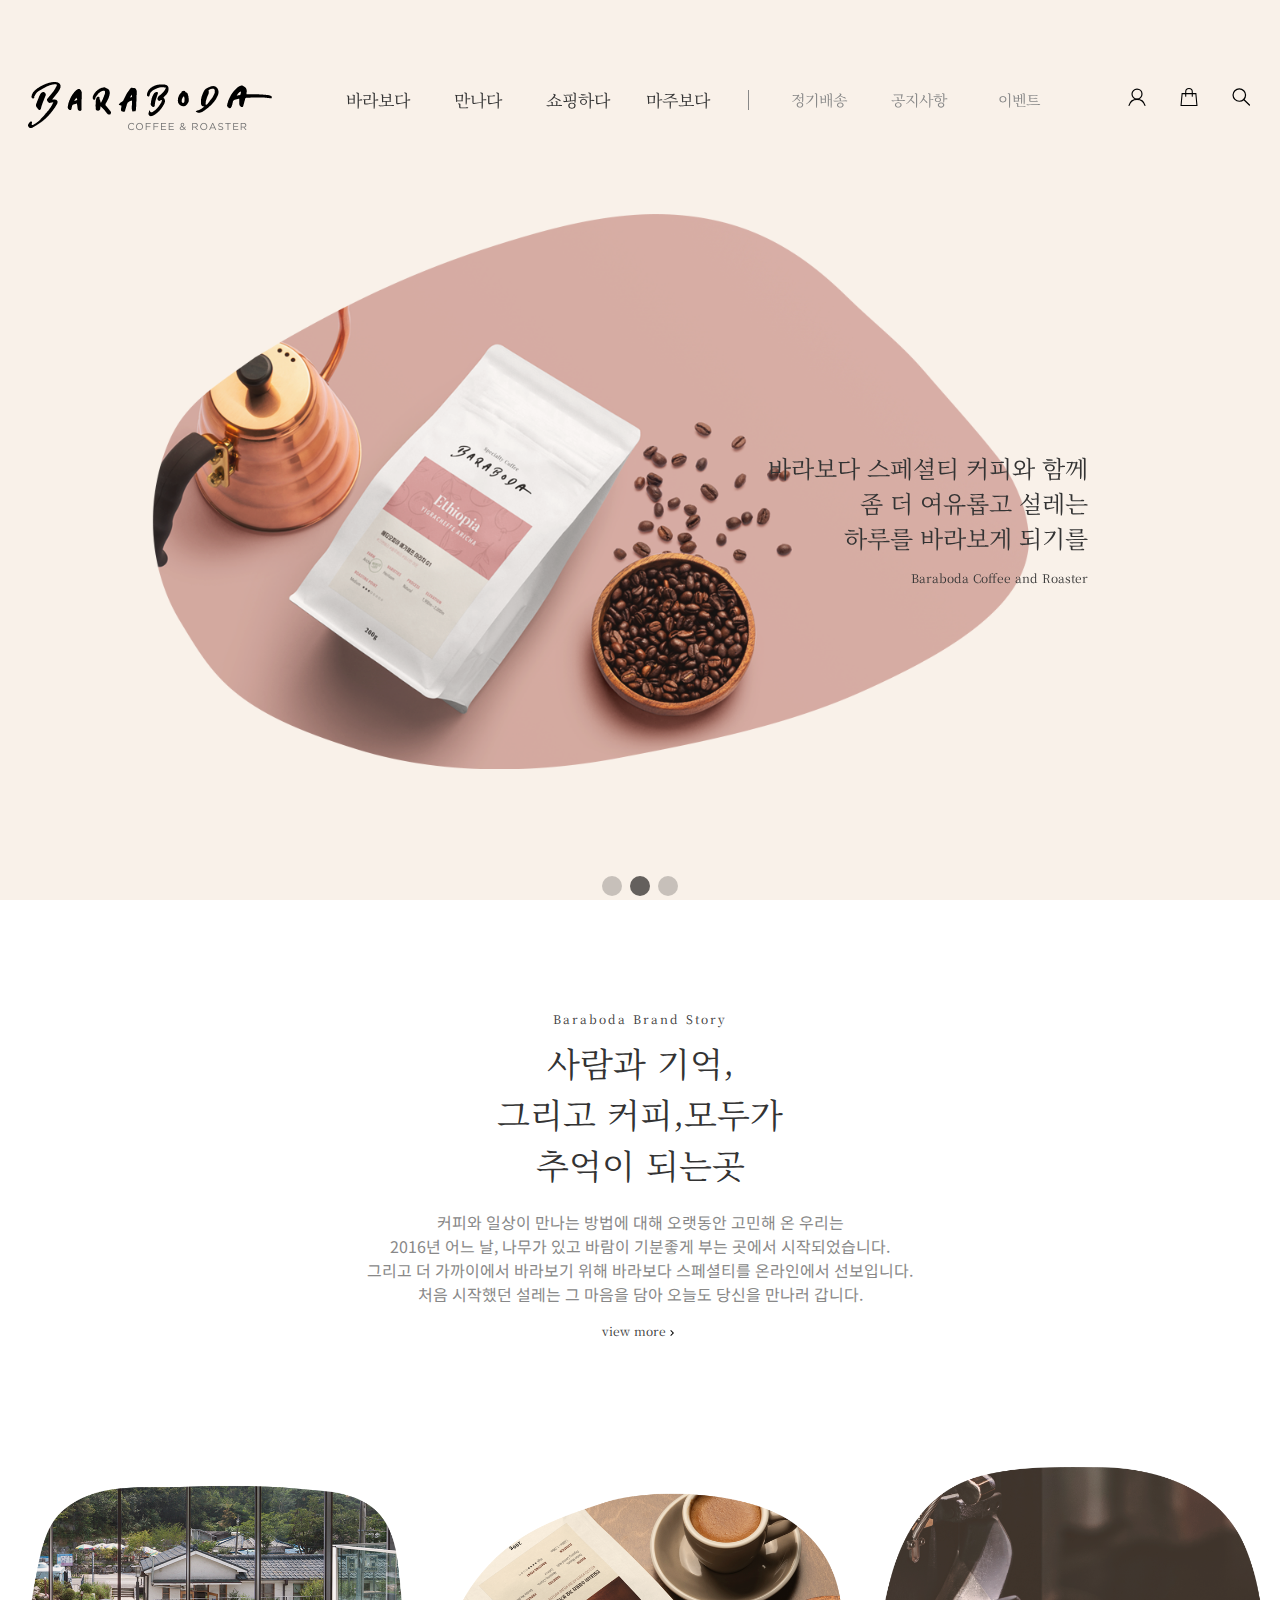
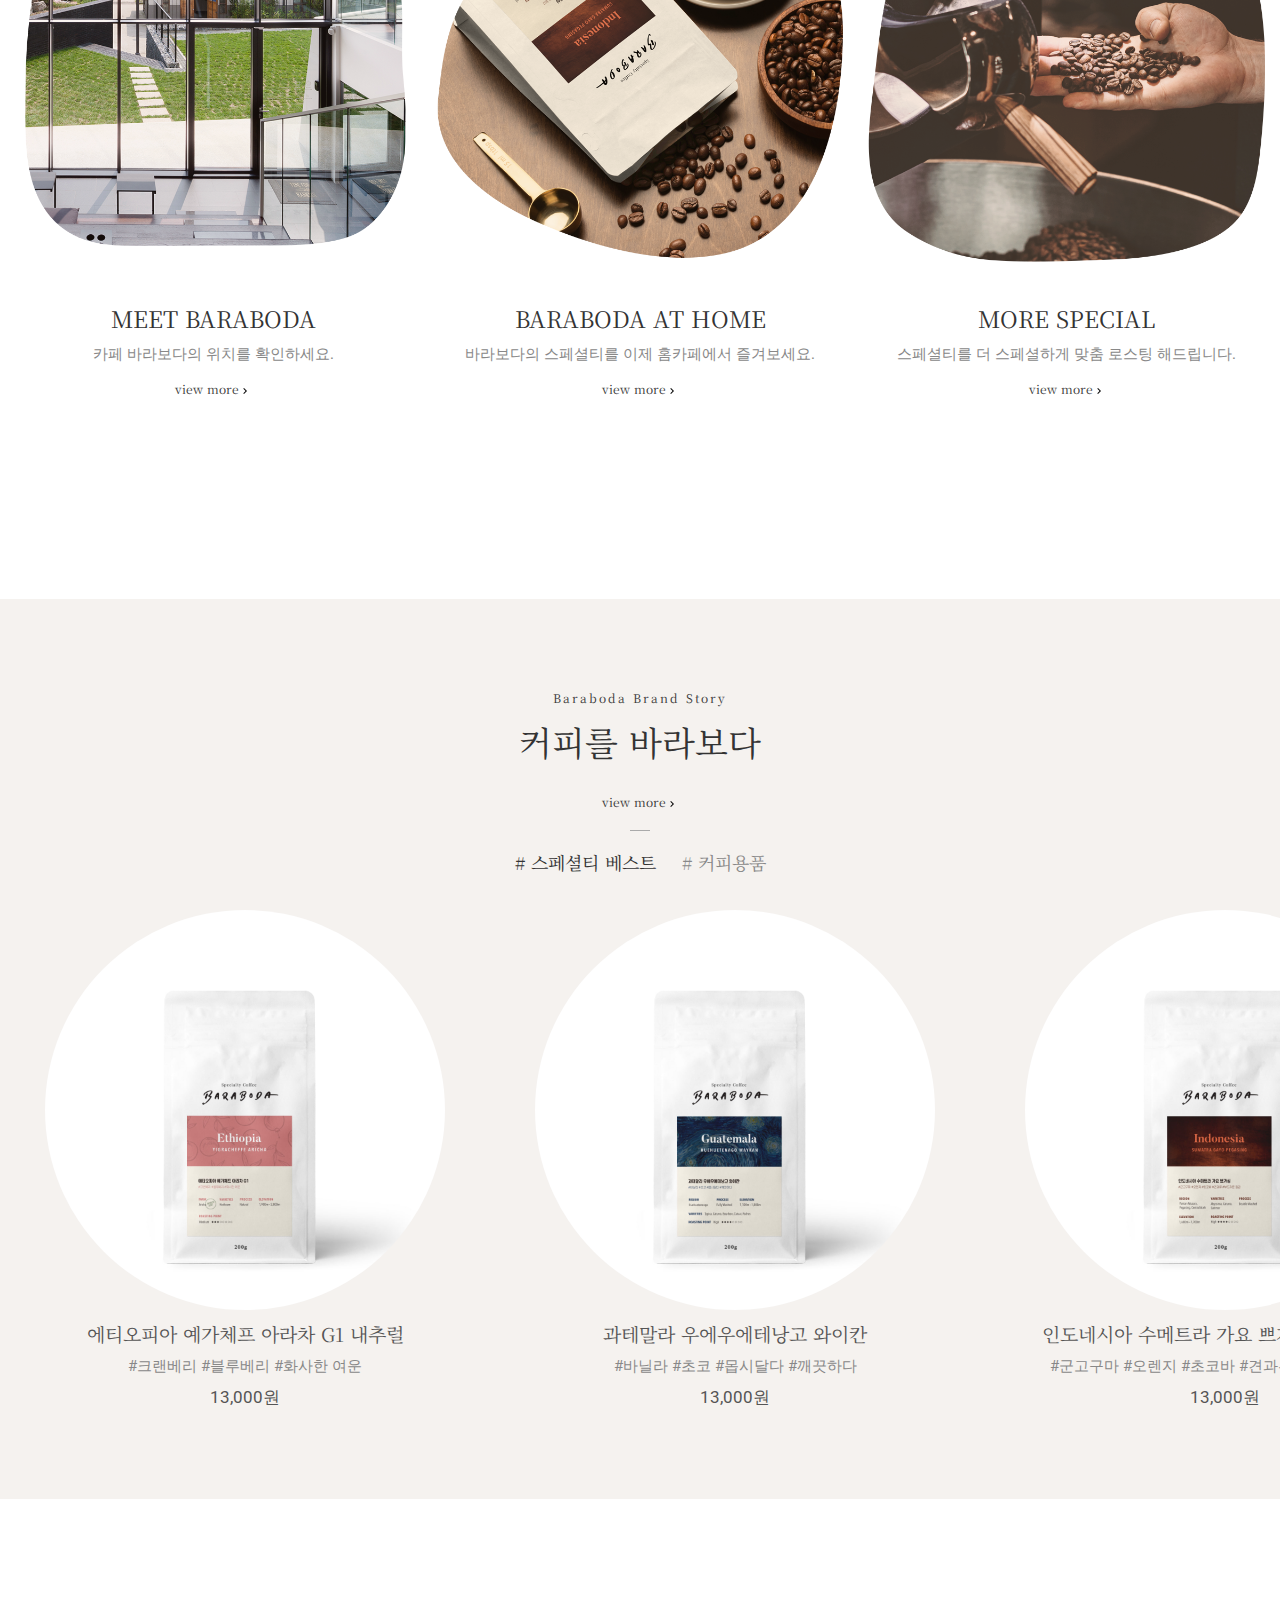
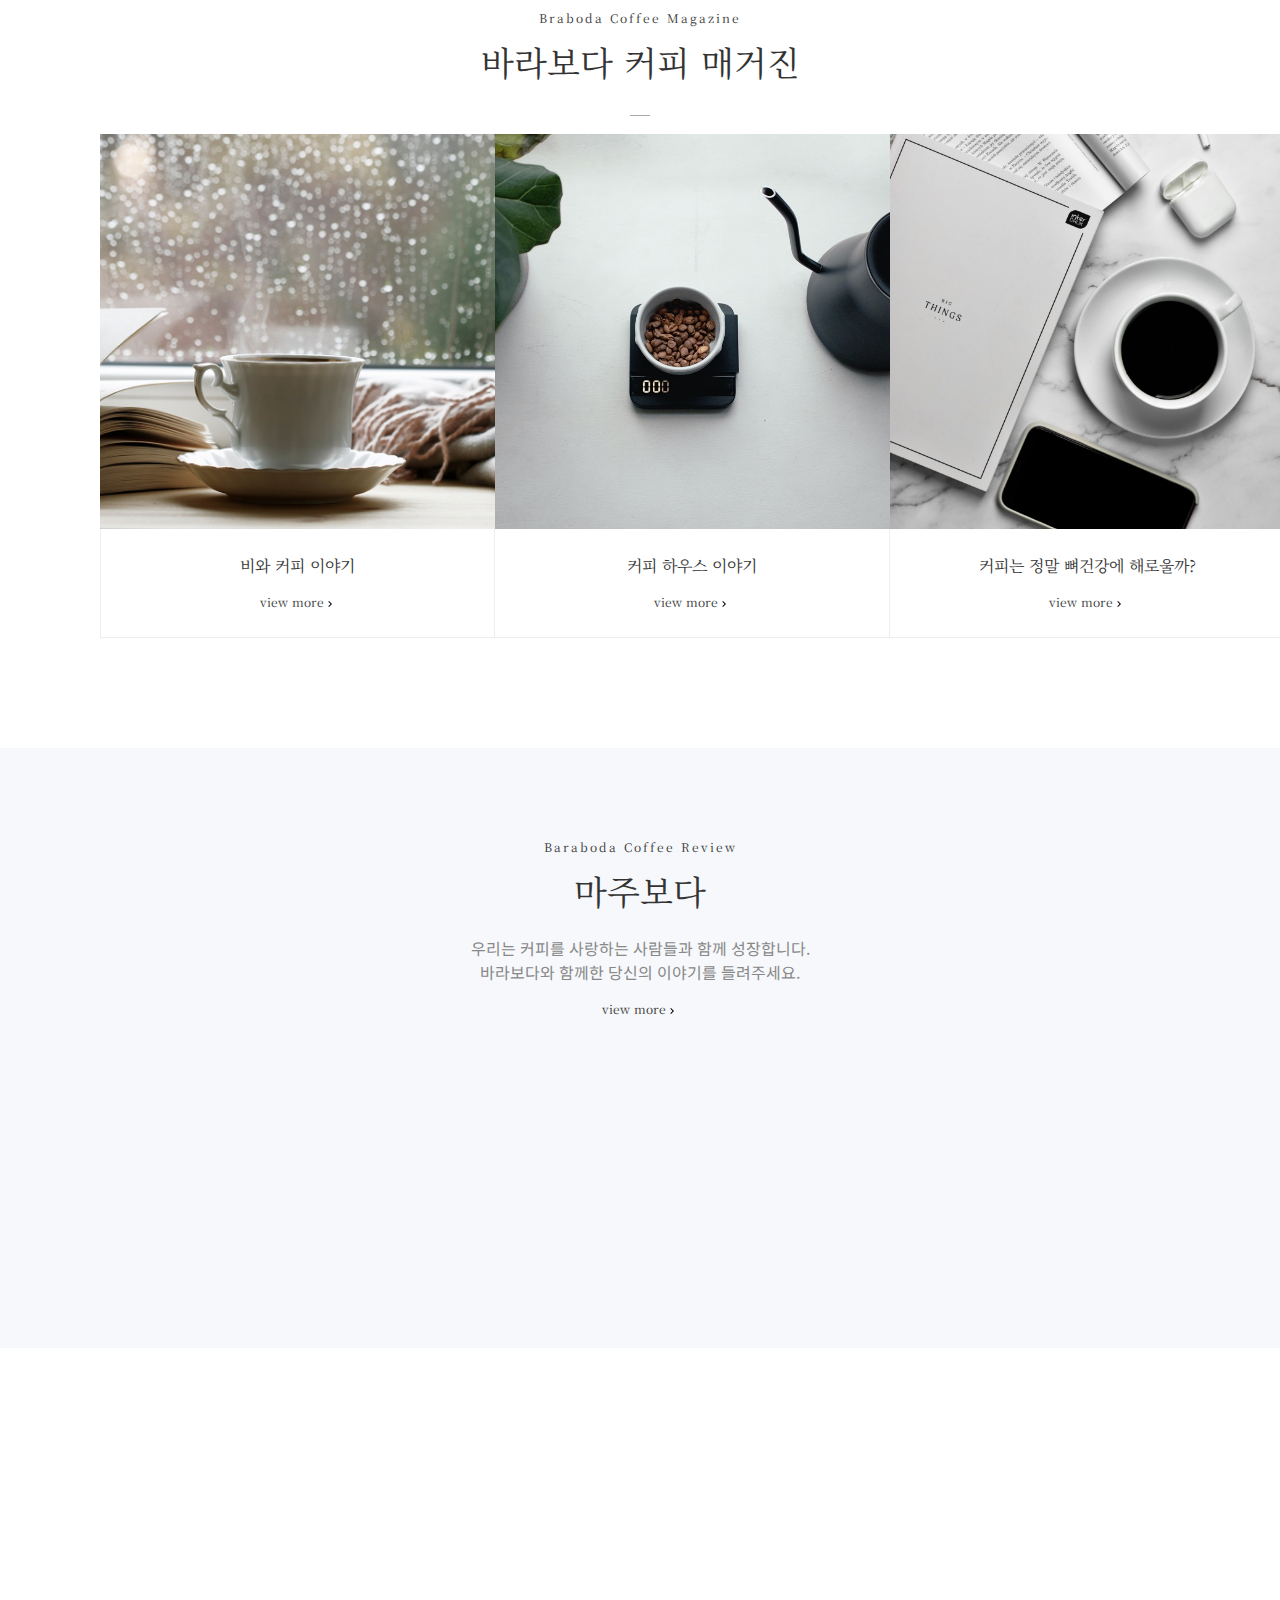
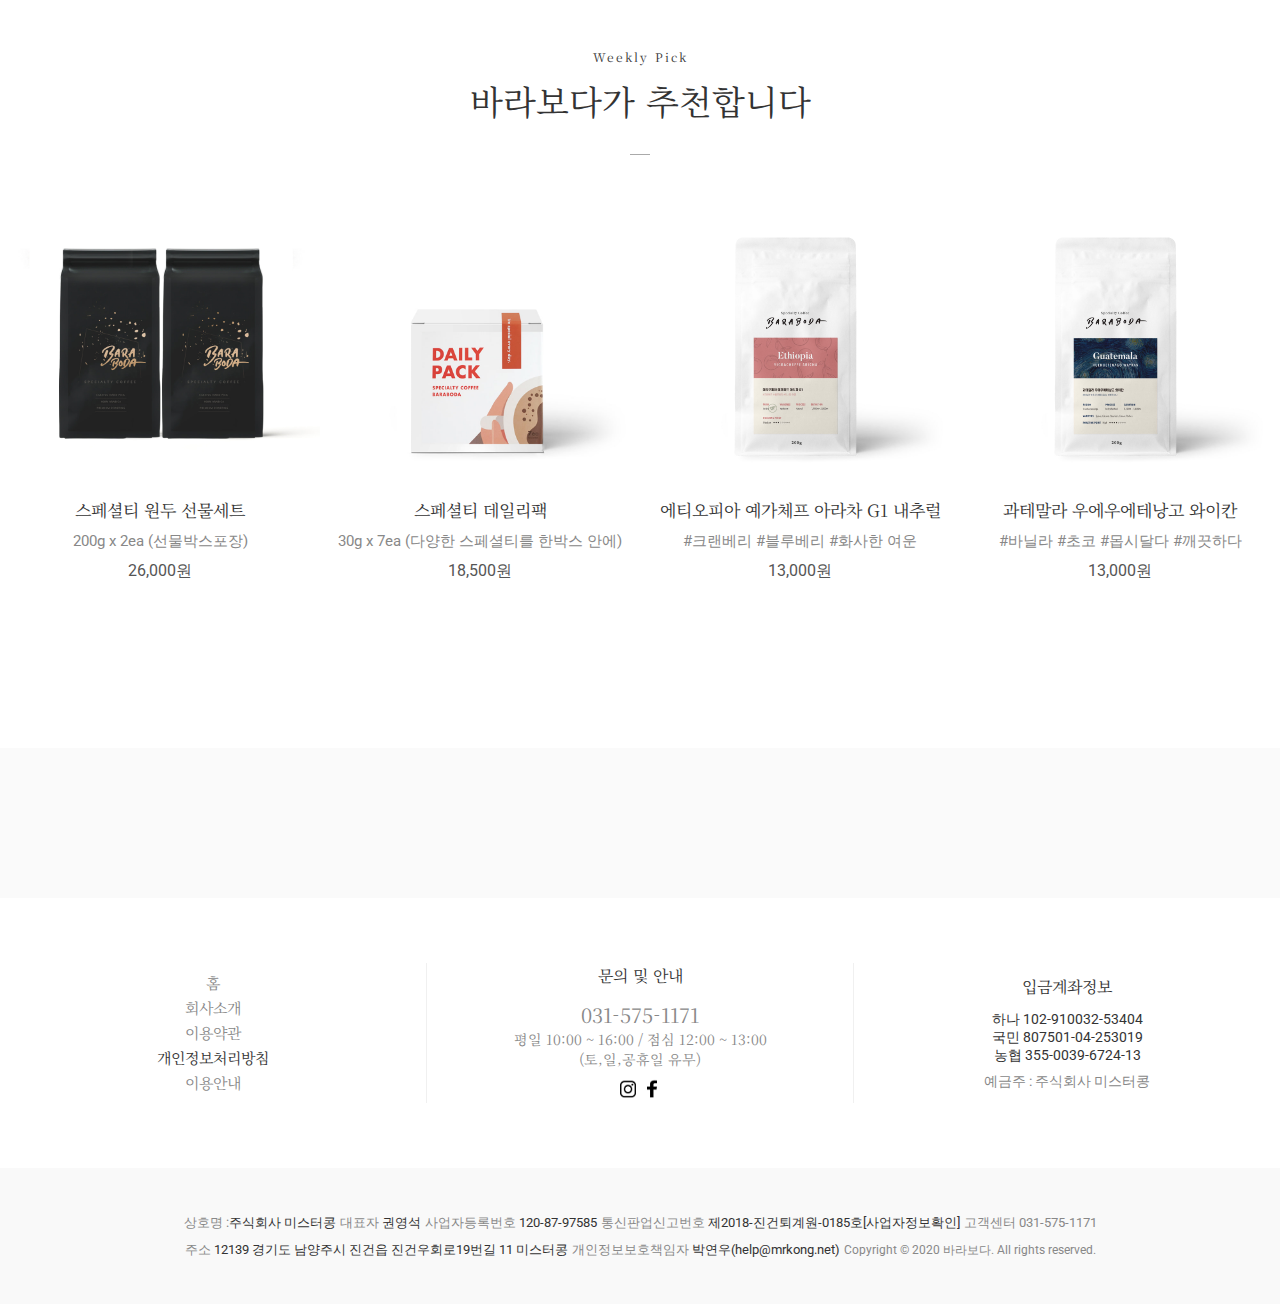
<file: index.html>
<!DOCTYPE html>
 <html lang="ko">
 <head>
   <meta charset="UTF-8">
   <title>카페, 바라보다</title>
   <meta name="description" cont="Sass site, Cafe Homepage">
   <link rel="stylesheet" href="./asset/css/swiper-bundle.css">
   <link rel="stylesheet" href="./asset/css/swiper-customize.css">
   <link rel="stylesheet" href="./asset/css/style.css">
   <script type="text/javascript" src="./js/jquery_3.5.1.js"></script>
   <script type="text/javascript" src="./js/common.js"></script>
 </head>
 <body>
   <!-- header -->
   <header id="header">
     <div class="inner">
       <h1 id="top-logo"><a href="#"><img src="./asset/img/index/header/logo-baraboda.png" alt="로고"></a></h1>
       <div class="gnb">
         <ul class="menu">
           <li>
             <a href="./page/introduce/page-1.html">바라보다</a>
             <ul class="sub-menu">
               <li><a href="./page/introduce/page-1.html">소개</a></li>
               <li><a href="./page/introduce/page-2.html">메뉴안내</a></li>
             </ul>
           </li>
           <li>
             <a href="./page/location/location.html">만나다</a>
             <ul class="sub-menu">
               <li><a href="#">오시는길</a></li>
             </ul>
           </li>
           <li>
             <a href="./page/shop/shop.html">쇼핑하다</a>
             <ul class="sub-menu">
               <li><a href="./page/shop/shop.html">스페셜티</a></li>
               <li><a href="./page/shop/shop.html">커피팩/선물세트</a></li>
               <li><a href="./page/shop/shop.html">커피용품</a></li>
               <li><a href="./page/shop/shop.html">바라보다 굿즈</a></li>
             </ul>
           </li>
           <li>
             <a href="./page/magazine/magazine.html">마주보다</a>
             <ul class="sub-menu">
               <li><a href="./page/magazine/magazine.html">커피 매거진</a></li>
               <li><a href="./page/magazine/magazine.html">질문과 답변</a></li>
               <li><a href="./page/magazine/magazine.html">구매후기</a></li>
             </ul>
           </li>
           <li class="line"></li>
           <li class="other"><a href="./page/delivery/delivery.html">정기배송</a></li>
           <li class="other"><a href="#">공지사항</a></li>
           <li class="other"><a href="./page/event/event.html">이벤트</a></li>
         </ul>
       </div>
       <div class="login">
         <ul class="menu">
           <li>
             <a href="./page/login/login.html"><img src="./asset/img/index/header/icon-my.svg" alt="MyMenu"></a>
             <ul class="sub-menu white">
               <li><a href="./page/login/login.html">로그인</a></li>
               <li><a href="#">회원가입</a></li>
               <li><a href="#">장바구니</a></li>
               <li><a href="#">주문조회</a></li>
               <li><a href="#">마이페이지</a></li>
             </ul>
           </li>
           <li><a href="#"><img src="./asset/img/index/header/icon-cart.svg" alt="Cart"></a></li>
           <li><a href="#"><img src="./asset/img/index/header/icon-search.svg" alt="Search"></a></li>
         </ul>
       </div>
     </div>
   </header>
   <!-- header end -->
   <!-- mainbanner -->
   <div id="mainbanner">
     <div class="inner">
       <div class="swiper-container mySwiper">
         <div class="swiper-wrapper">
           <div class="swiper-slide first">
             <div class="text-box">
               <p>
                 바라보다 스페셜티 커피와 함께<br>
                 좀 더 여유롭고 설레는<br>
                 하루를 바라보게 되기를<br>
               </p>
               <span>Baraboda Coffee and Roaster</span>
             </div>
           </div>
           <div class="swiper-slide second">
             <div class="text-box">
               <p>
                 바라보다 스페셜티 커피와 함께<br>
                 좀 더 여유롭고 설레는<br>
                 하루를 바라보게 되기를<br>
               </p>
               <span>Baraboda Coffee and Roaster</span>
             </div>
           </div>
           <div class="swiper-slide third">
             <div class="text-box">
               <p>
                 사람과 기억 그리고 커피<br>
                 모두가 추억이 되는 그 곳, 바라보다<br>
               </p>
               <span>Baraboda Coffee and Roaster</span>
             </div>
           </div>
         </div>
         <div class="swiper-pagination"></div>
       </div>
     </div>
   </div>
   <!-- mainbanner end -->
   <!-- container -->
   <div id="container">
     <!-- section 01 -->
     <section id="first">
       <div class="inner">
         <div class="title-area">
           <p class="sub-title">Baraboda Brand Story</p>
           <p class="title">
             사람과 기억,<br>
             그리고 커피,모두가<br>
             추억이 되는곳
           </p>
           <p class="cont">
             커피와 일상이 만나는 방법에 대해 오랫동안 고민해 온 우리는<br>
             2016년 어느 날, 나무가 있고 바람이 기분좋게 부는 곳에서 시작되었습니다.<br>
             그리고 더 가까이에서 바라보기 위해 바라보다 스페셜티를 온라인에서 선보입니다.<br>
             처음 시작했던 설레는 그 마음을 담아 오늘도 당신을 만나러 갑니다.
           </p>
           <a href="#" class="btn-view">view more<img src="./asset/img/index/btn-arrow.png" alt="오른쪽"></a>
         </div>
         <div class="items">
           <div class="item">
             <div class="img-box">
               <img src="./asset/img/index/section-01/thumb-01.png" alt="이미지-01">
             </div>
             <div class="text-box">
               <p class="title">MEET BARABODA</p>
               <p class="cont">카페 바라보다의 위치를 확인하세요.</p>
               <a href="#" class="btn-view">view more<img src="./asset/img/index/btn-arrow.png" alt="오른쪽"></a>
             </div>
           </div>
           <div class="item">
             <div class="img-box">
               <img src="./asset/img/index/section-01/thumb-02.png" alt="이미지-02">
             </div>
             <div class="text-box">
               <p class="title">BARABODA AT HOME</p>
               <p class="cont">바라보다의 스페셜티를 이제 홈카페에서 즐겨보세요.</p>
               <a href="#" class="btn-view">view more<img src="./asset/img/index/btn-arrow.png" alt="오른쪽"></a>
             </div>
           </div>
           <div class="item">
             <div class="img-box">
               <img src="./asset/img/index/section-01/thumb-03.png" alt="이미지-03">
             </div>
             <div class="text-box">
               <p class="title">MORE SPECIAL</p>
               <p class="cont">스페셜티를 더 스페셜하게 맞춤 로스팅 해드립니다.</p>
               <a href="#" class="btn-view">view more<img src="./asset/img/index/btn-arrow.png" alt="오른쪽"></a>
             </div>
           </div>
         </div>
       </div>
     </section>
     <!-- section 1 end -->
     <!-- section 2 -->
     <section id="second">
       <div class="inner">
         <div class="title-area line">
           <p class="sub-title">Baraboda Brand Story</p>
           <p class="title">커피를 바라보다</p>
           <a href="#" class="btn-view">view more<img src="./asset/img/index/btn-arrow.png" alt="오른쪽"></a>
         </div>
         <div class="tabs">
           <span class="tabs-btn on"># 스페셜티 베스트</span>
           <span class="tabs-btn"># 커피용품</span>
         </div>
         <div class="items-wrap">
           <div class="items">
             <div class="item">
               <div class="img-box">
                 <img src="./asset/img/index/section-02/items-tea-01.jpg" alt="티-01">
               </div>
               <div class="text-box">
                 <a href="#" class="name">에티오피아 예가체프 아라차 G1 내추럴</a>
                 <p class="tag">#크랜베리 #블루베리 #화사한 여운</p>
                 <p class="price">13,000원</p>
               </div>
             </div>
             <div class="item">
               <div class="img-box">
                 <img src="./asset/img/index/section-02/items-tea-02.jpg" alt="티-02">
               </div>
               <div class="text-box">
                 <a href="#" class="name">과테말라 우에우에테낭고 와이칸</a>
                 <p class="tag">#바닐라 #초코 #몹시달다 #깨끗하다</p>
                 <p class="price">13,000원</p>
               </div>
             </div>
             <div class="item">
               <div class="img-box">
                 <img src="./asset/img/index/section-02/items-tea-03.jpg" alt="티-03">
               </div>
               <div class="text-box">
                 <a href="#" class="name">인도네시아 수메트라 가요 쁘가싱 더블워시드</a>
                 <p class="tag">#군고구마 #오렌지 #초코바 #견과류 #부드러운 질감</p>
                 <p class="price">13,000원</p>
               </div>
             </div>
           </div>
           <div class="items">
             <div class="item">
               <div class="img-box">
                 <img src="./asset/img/index/section-02/items-thumb-01.jpg" alt="상품-01">
               </div>
               <div class="text-box">
                 <a href="#" class="name">[칼리타] FP 102 필터 브라운</a>
                 <p class="tag">2~4인용 100매</p>
                 <p class="price">4,900원</p>
               </div>
             </div>
             <div class="item">
               <div class="img-box">
                 <img src="./asset/img/index/section-02/items-thumb-02.jpg" alt="상품-02">
               </div>
               <div class="text-box">
                 <a href="#" class="name">[폰타노] 우드 핸드밀 KH-3</a>
                 <p class="price">25,900원</p>
               </div>
             </div>
             <div class="item">
               <div class="img-box">
                 <img src="./asset/img/index/section-02/items-thumb-03.jpg" alt="상품-03">
               </div>
               <div class="text-box">
                 <a href="#" class="name">[폰타노] 우드 인덕션 드립포트 600ml</a>
                 <p class="price">18,000원</p>
               </div>
             </div>
           </div>
         </div>
       </div>
     </section>
     <!-- section 2 end -->
     <!-- section 3 -->
     <section id="third">
       <div class="inner">
         <div class="title-area line">
           <p class="sub-title">Braboda Coffee Magazine</p>
           <p class="title">바라보다 커피 매거진</p>
         </div>
         <div class="items">
           <div class="item">
             <div class="img-box">
               <a href="#" class="img-1"></a>
             </div>
             <div class="text-box">
               <a href="#" class="name">비와 커피 이야기</a>
               <a href="#" class="btn-view">view more<img src="./asset/img/index/btn-arrow.png" alt="오른쪽"></a>
             </div>
           </div>
           <div class="item">
             <div class="img-box">
               <a href="#" class="img-2"></a>
             </div>
             <div class="text-box">
               <a href="#" class="name">커피 하우스 이야기</a>
               <a href="#" class="btn-view">view more<img src="./asset/img/index/btn-arrow.png" alt="오른쪽"></a>
             </div>
           </div>
           <div class="item">
             <div class="img-box">
               <a href="#" class="img-3"></a>
             </div>
             <div class="text-box">
               <a href="#" class="name">커피는 정말 뼈건강에 해로울까?</a>
               <a href="#" class="btn-view">view more<img src="./asset/img/index/btn-arrow.png" alt="오른쪽"></a>
             </div>
           </div>
           <div class="item">
             <div class="img-box">
               <a href="#" class="img-4"></a>
             </div>
             <div class="text-box">
               <a href="#" class="name">졸음퇴치 Coffee Nap을 아시나요?</a>
               <a href="#" class="btn-view">view more<img src="./asset/img/index/btn-arrow.png" alt="오른쪽"></a>
             </div>
           </div>
         </div>
       </div>
     </section>
     <!-- section 3 end -->
     <!-- section 4 -->
     <section id="fourth">
       <div class="inner">
         <div class="title-area">
           <p class="sub-title">Baraboda Coffee Review</p>
           <p class="title">마주보다</p>
           <p class="cont">
             우리는 커피를 사랑하는 사람들과 함께 성장합니다.<br>
             바라보다와 함께한 당신의 이야기를 들려주세요.
           </p>
           <a href="#" class="btn-view">view more<img src="./asset/img/index/btn-arrow.png" alt="오른쪽"></a>
         </div>
         <div class="video-area">
           <div class="inner">
             <iframe src="https://www.youtube.com/embed/YaiaVsAUZ5M?rel=0&amp;loop=1&amp;playlist=YaiaVsAUZ5M&amp;autoplay=1&amp;mute=1" frameborder="0" allow="accelerometer; autoplay; encrypted-media; gyroscope; picture-in-picture" allowfullscreen=""></iframe>
           </div>
         </div>
     </section>
     <!-- section 4 end -->
     <!-- section 5 -->
     <section id="fifth">
       <div class="inner">
         <div class="title-area line">
           <p class="sub-title">Weekly Pick</p>
           <p class="title">바라보다가 추천합니다</p>
         </div>
         <div class="items">
           <div class="item">
             <div class="img-box">
               <img src="./asset/img/index/section-05/item-thumb-01.jpg" alt="상품-01">
             </div>
             <div class="text-box">
               <a href="#" class="name">스페셜티 원두 선물세트</a>
               <p class="tag">200g x 2ea (선물박스포장)</p>
               <p class="price">26,000원</p>
             </div>
           </div>
           <div class="item">
             <div class="img-box">
               <img src="./asset/img/index/section-05/item-thumb-02.jpg" alt="상품-02">
             </div>
             <div class="text-box">
               <a href="#" class="name">스페셜티 데일리팩</a>
               <p class="tag">30g x 7ea (다양한 스페셜티를 한박스 안에)</p>
               <p class="price">18,500원</p>
             </div>
           </div>
           <div class="item">
             <div class="img-box">
               <img src="./asset/img/index/section-05/item-thumb-03.jpg" alt="상품-03">
             </div>
             <div class="text-box">
               <a href="#" class="name">에티오피아 예가체프 아라차 G1 내추럴</a>
               <p class="tag">#크랜베리 #블루베리 #화사한 여운</p>
               <p class="price">13,000원</p>
             </div>
           </div>
           <div class="item">
             <div class="img-box">
               <img src="./asset/img/index/section-05/item-thumb-04.jpg" alt="상품-04">
             </div>
             <div class="text-box">
               <a href="#" class="name">과테말라 우에우에테낭고 와이칸</a>
               <p class="tag">#바닐라 #초코 #몹시달다 #깨끗하다</p>
               <p class="price">13,000원</p>
             </div>
           </div>
         </div>
       </div>
     </section>
     <!-- section 5 end -->
   </div>
   <!-- footer -->
   <footer id="footer">
     <div class="footer-top"></div>
     <div class="footer-mid">
       <div class="inner">
         <div class="column">
           <ul>
             <li><a href="#">홈</a></li>
             <li><a href="#">회사소개</a></li>
             <li><a href="#">이용약관</a></li>
             <li><a href="#"><strong>개인정보처리방침</strong></a></li>
             <li><a href="#">이용안내</a></li>
           </ul>
         </div>
         <div class="column">
           <p class="title">문의 및 안내</p>
           <span class="tel">031-575-1171</span>
           <span class="rest">평일 10:00 ~ 16:00 / 점심 12:00 ~ 13:00</span>
           <span class="rest">(토,일,공휴일 유무)</span>
           <div class="follow">
             <a href="#"><img src="./asset/img/index/footer/icon-insta.png" alt="인스타그램"></a>
             <a href="#"><img src="./asset/img/index/footer/icon-facebook.png" alt="페이스북"></a>
           </div>
         </div>
         <div class="column">
           <p class="title">입금계좌정보</p>
           <span class="account">하나 102-910032-53404</span>
           <span class="account">국민 807501-04-253019</span>
           <span class="account">농협 355-0039-6724-13</span>
           <span class="account-holder">예금주 : 주식회사 미스터콩</span>
         </div>
       </div>
     </div>
     <div class="footer-copyright">
       <div class="inner">
         <ul>
           <li>상호명 :<span>주식회사 미스터콩</span></li>
           <li>대표자 <span>권영석</span></li>
           <li>사업자등록번호 <span>120-87-97585</span></li>
           <li>통신판업신고번호 <span>제2018-진건퇴계원-0185호<a href="#">[사업자정보확인]</a></span></li>
           <li>고객센터 031-575-1171</li>
           <li>주소 <span>12139 경기도 남양주시 진건읍 진건우회로19번길 11 미스터콩</span></li>
           <li>개인정보보호책임자 <a href="#">박연우(help@mrkong.net)</a></li>
           <li class="copy">Copyright © 2020 바라보다. All rights reserved.</li>
         </ul>
       </div>
     </div>
   </footer>
   <!-- footer end -->
   <script type="text/javascript" src="./js/swiper-bundle.js"></script>
   <script type="text/javascript">
     let swiper = new Swiper('.mySwiper',{
       loop: true,
       effect : 'fade',
       fadeEffect: {
         crossFade: true
       },
       pagination: {
         el: '.swiper-pagination',
         clickable: true,
       },
       autoplay: {
        delay: 2500,
        disableOnInteraction: false,
      }
     });
   </script>
 </body>
 </html>
</file>
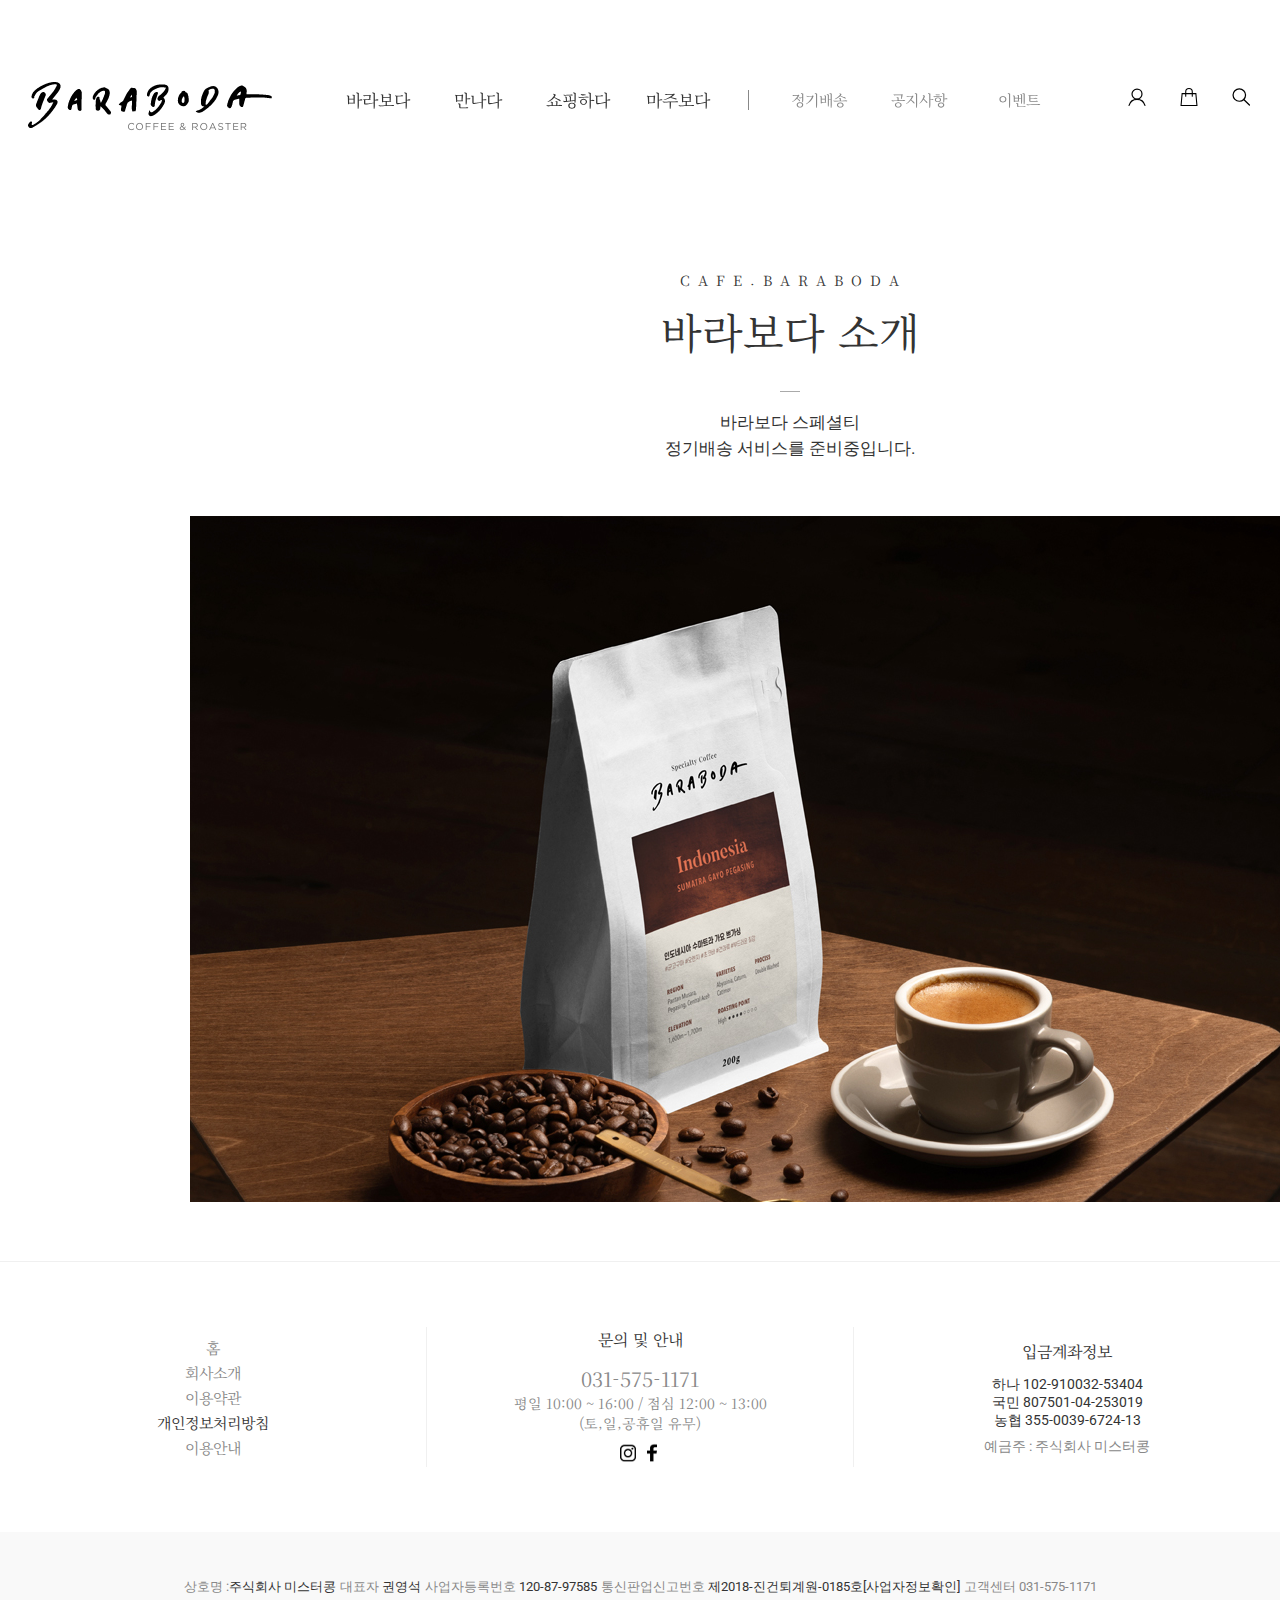
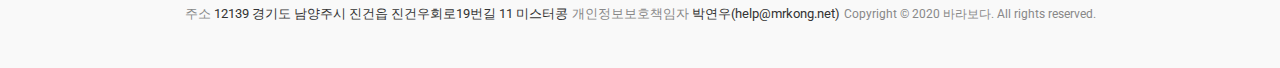
<file: page/delivery/delivery.html>
<!DOCTYPE html>
<html lang="ko">
<head>
  <meta charset="UTF-8">
  <title>카페, 바라보다</title>
  <meta name="description" cont="Sass site, Cafe Homepage">
  <link rel="stylesheet" href="../../asset/css/swiper-bundle.css">
  <link rel="stylesheet" href="../../asset/css/swiper-customize.css">
  <link rel="stylesheet" href="../../asset/css/style.css">
  <script type="text/javascript" src="../../js/jquery_3.5.1.js"></script>
  <script type="text/javascript" src="../../js/common.js"></script>
</head>
<body class="subpage">
  <!-- header -->
  <header id="header">
    <div class="inner">
      <h1 id="top-logo"><a href="../../index.html"><img src="../../asset/img/index/header/logo-baraboda.png" alt="로고"></a></h1>
      <div class="gnb">
        <ul class="menu">
          <li>
            <a href="page-1.html">바라보다</a>
            <ul class="sub-menu">
              <li><a href="page-1.html">소개</a></li>
              <li><a href="page-2.html">메뉴안내</a></li>
            </ul>
          </li>
          <li>
            <a href="../location/location.html">만나다</a>
            <ul class="sub-menu">
              <li><a href="../location/location.html">오시는길</a></li>
            </ul>
          </li>
          <li>
            <a href="../shop/shop.html">쇼핑하다</a>
            <ul class="sub-menu">
              <li><a href="../shop/shop.html">스페셜티</a></li>
              <li><a href="../shop/shop.html">커피팩/선물세트</a></li>
              <li><a href="../shop/shop.html">커피용품</a></li>
              <li><a href="../shop/shop.html">바라보다 굿즈</a></li>
            </ul>
          </li>
          <li>
            <a href="../magazine/magazine.html">마주보다</a>
            <ul class="sub-menu">
              <li><a href="../magazine/magazine.html">커피 매거진</a></li>
              <li><a href="../magazine/magazine.html">질문과 답변</a></li>
              <li><a href="../magazine/magazine.html">구매후기</a></li>
            </ul>
          </li>
          <li class="line"></li>
          <li class="other"><a href="delivery.html">정기배송</a></li>
          <li class="other"><a href="../notice/notice.html">공지사항</a></li>
          <li class="other"><a href="../event/event.html">이벤트</a></li>
        </ul>
      </div>
      <div class="login">
        <ul class="menu">
          <li>
            <a href="../login/login.html"><img src="../../asset/img/index/header/icon-my.svg" alt="MyMenu"></a>
            <ul class="sub-menu white">
              <li><a href="../login/login.html">로그인</a></li>
              <li><a href="#">회원가입</a></li>
              <li><a href="#">장바구니</a></li>
              <li><a href="#">주문조회</a></li>
              <li><a href="#">마이페이지</a></li>
            </ul>
          </li>
          <li><a href="#"><img src="../../asset/img/index/header/icon-cart.svg" alt="Cart"></a></li>
          <li><a href="#"><img src="../../asset/img/index/header/icon-search.svg" alt="Search"></a></li>
        </ul>
      </div>
    </div>
  </header>
  <!-- header end -->
  <div id="container">
    <!-- section -->
    <section>
      <div class="inner">
        <div class="title-area line introduce">
          <p class="sub-title">C A F E . B A R A B O D A</p>
          <p class="title">바라보다 소개</p>
        </div>
        <p class="cont m55">
          바라보다 스페셜티<br>
          정기배송 서비스를 준비중입니다.
        </p>
        <img src="../../asset/img/delivery/thumb-01.jpg" alt="thumb-01" class="m55">
      </div>
    </section>
    <!-- section end -->
  </div>
  <!-- footer -->
  <footer id="footer">
    <div class="footer-mid">
      <div class="inner">
        <div class="column">
          <ul>
            <li><a href="#">홈</a></li>
            <li><a href="#">회사소개</a></li>
            <li><a href="#">이용약관</a></li>
            <li><a href="#"><strong>개인정보처리방침</strong></a></li>
            <li><a href="#">이용안내</a></li>
          </ul>
        </div>
        <div class="column">
          <p class="title">문의 및 안내</p>
          <span class="tel">031-575-1171</span>
          <span class="rest">평일 10:00 ~ 16:00 / 점심 12:00 ~ 13:00</span>
          <span class="rest">(토,일,공휴일 유무)</span>
          <div class="follow">
            <a href="#"><img src="../../asset/img/index/footer/icon-insta.png" alt="인스타그램"></a>
            <a href="#"><img src="../../asset/img/index/footer/icon-facebook.png" alt="페이스북"></a>
          </div>
        </div>
        <div class="column">
          <p class="title">입금계좌정보</p>
          <span class="account">하나 102-910032-53404</span>
          <span class="account">국민 807501-04-253019</span>
          <span class="account">농협 355-0039-6724-13</span>
          <span class="account-holder">예금주 : 주식회사 미스터콩</span>
        </div>
      </div>
    </div>
    <div class="footer-copyright">
      <div class="inner">
        <ul>
          <li>상호명 :<span>주식회사 미스터콩</span></li>
          <li>대표자 <span>권영석</span></li>
          <li>사업자등록번호 <span>120-87-97585</span></li>
          <li>통신판업신고번호 <span>제2018-진건퇴계원-0185호<a href="#">[사업자정보확인]</a></span></li>
          <li>고객센터 031-575-1171</li>
          <li>주소 <span>12139 경기도 남양주시 진건읍 진건우회로19번길 11 미스터콩</span></li>
          <li>개인정보보호책임자 <a href="#">박연우(help@mrkong.net)</a></li>
          <li class="copy">Copyright © 2020 바라보다. All rights reserved.</li>
        </ul>
      </div>
    </div>
  </footer>
  <!-- footer end -->
</body>
</html>
</file>
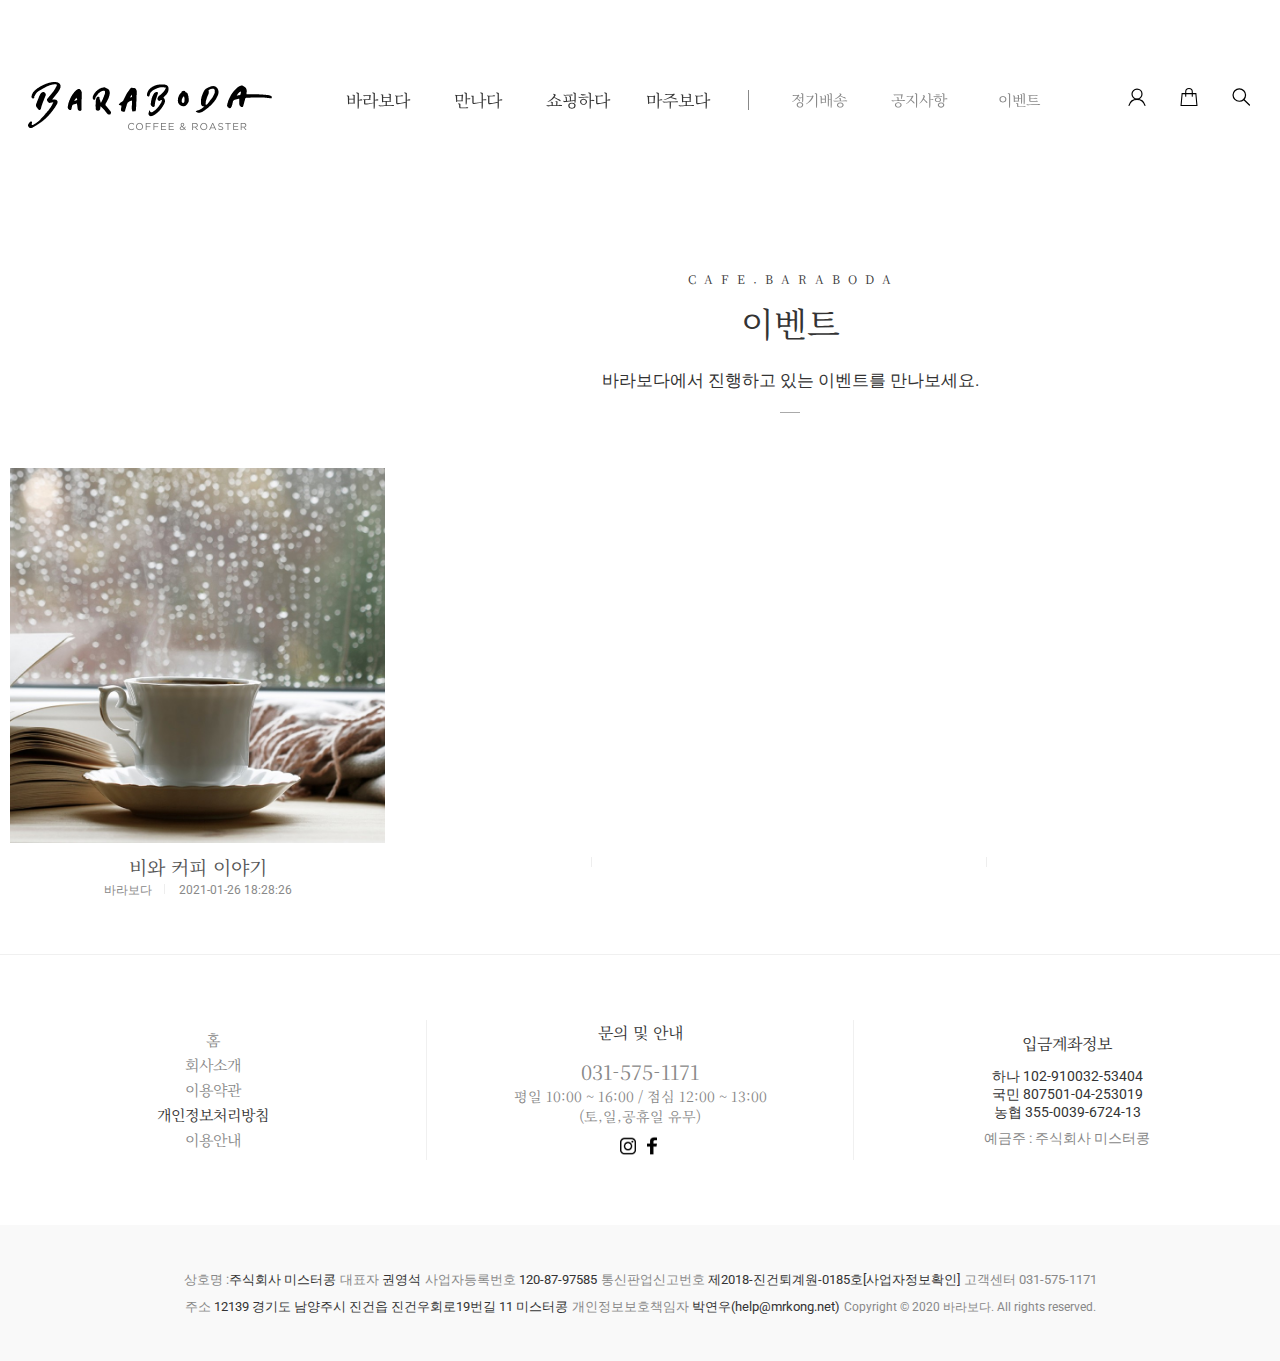
<file: page/event/event.html>
<!DOCTYPE html>
<html lang="ko">
<head>
  <meta charset="UTF-8">
  <title>카페, 바라보다</title>
  <meta name="description" cont="Sass site, Cafe Homepage">
  <link rel="stylesheet" href="../../asset/css/swiper-bundle.css">
  <link rel="stylesheet" href="../../asset/css/swiper-customize.css">
  <link rel="stylesheet" href="../../asset/css/style.css">
  <script type="text/javascript" src="../../js/jquery_3.5.1.js"></script>
  <script type="text/javascript" src="../../js/common.js"></script>
</head>
<body class="subpage">
  <!-- header -->
  <header id="header">
    <div class="inner">
      <h1 id="top-logo"><a href="../../index.html"><img src="../../asset/img/index/header/logo-baraboda.png" alt="로고"></a></h1>
      <div class="gnb">
        <ul class="menu">
          <li>
            <a href="../introduce/page-1.html">바라보다</a>
            <ul class="sub-menu">
              <li><a href="../introduce/page-1.html">소개</a></li>
              <li><a href="../introduce/page-2.html">메뉴안내</a></li>
            </ul>
          </li>
          <li>
            <a href="location.html">만나다</a>
            <ul class="sub-menu">
              <li><a href="../location/location.html">오시는길</a></li>
            </ul>
          </li>
          <li>
            <a href="../shop/shop.html">쇼핑하다</a>
            <ul class="sub-menu">
              <li><a href="../shop/shop.html">스페셜티</a></li>
              <li><a href="../shop/shop.html">커피팩/선물세트</a></li>
              <li><a href="../shop/shop.html">커피용품</a></li>
              <li><a href="../shop/shop.html">바라보다 굿즈</a></li>
            </ul>
          </li>
          <li>
            <a href="../magazine/magazine.html">마주보다</a>
            <ul class="sub-menu">
              <li><a href="../magazine/magazine.html">커피 매거진</a></li>
              <li><a href="../magazine/magazine.html">질문과 답변</a></li>
              <li><a href="../magazine/magazine.html">구매후기</a></li>
            </ul>
          </li>
          <li class="line"></li>
          <li class="other"><a href="../delivery/delivery.html">정기배송</a></li>
          <li class="other"><a href="../notice/notice.html">공지사항</a></li>
          <li class="other"><a href="event.html">이벤트</a></li>
        </ul>
      </div>
      <div class="login">
        <ul class="menu">
          <li>
            <a href="../login/login.html"><img src="../../asset/img/index/header/icon-my.svg" alt="MyMenu"></a>
            <ul class="sub-menu white">
              <li><a href="../login/login.html">로그인</a></li>
              <li><a href="#">회원가입</a></li>
              <li><a href="#">장바구니</a></li>
              <li><a href="#">주문조회</a></li>
              <li><a href="#">마이페이지</a></li>
            </ul>
          </li>
          <li><a href="#"><img src="../../asset/img/index/header/icon-cart.svg" alt="Cart"></a></li>
          <li><a href="#"><img src="../../asset/img/index/header/icon-search.svg" alt="Search"></a></li>
        </ul>
      </div>
    </div>
  </header>
  <!-- header end -->
  <div id="container">
    <!-- section-->
    <section>
      <div class="inner">
        <div class="title-area line m55">
          <p class="sub-title">C A F E . B A R A B O D A</p>
          <p class="title">이벤트</p>
          <p class="cont">바라보다에서 진행하고 있는 이벤트를 만나보세요.</p>
        </div>
        <div class="items">
          <div class="item m55">
            <div class="img-box">
              <a href="#"><img src="../../asset/img/magazine/items-thumb-01.jpg" alt="thumb-01"></a>
            </div>
            <div class="text-box">
              <a href="#" class="name">비와 커피 이야기</a>
              <ul>
                <li>바라보다</li>
                <li>2021-01-26 18:28:26</li>
              </ul>
            </div>
          </div>
          <div class="item m55">
            <div class="img-box">
            </div>
            <div class="text-box">
              <a href="#" class="name"></a>
              <ul>
                <li></li>
                <li></li>
              </ul>
            </div>
          </div>
          <div class="item m55">
            <div class="img-box">
            </div>
            <div class="text-box">
              <a href="#" class="name"></a>
              <ul>
                <li></li>
                <li></li>
              </ul>
            </div>
          </div>
          <div class="item m55">
            <div class="img-box">
            </div>
            <div class="text-box">
              <a href="#" class="name"></a>
              <ul>
                <li></li>
                <li></li>
              </ul>
            </div>
          </div>
        </div>
      </div>
    </section>
    <!-- section end -->
  </div>
  <!-- footer -->
  <footer id="footer">
    <div class="footer-mid">
      <div class="inner">
        <div class="column">
          <ul>
            <li><a href="#">홈</a></li>
            <li><a href="#">회사소개</a></li>
            <li><a href="#">이용약관</a></li>
            <li><a href="#"><strong>개인정보처리방침</strong></a></li>
            <li><a href="#">이용안내</a></li>
          </ul>
        </div>
        <div class="column">
          <p class="title">문의 및 안내</p>
          <span class="tel">031-575-1171</span>
          <span class="rest">평일 10:00 ~ 16:00 / 점심 12:00 ~ 13:00</span>
          <span class="rest">(토,일,공휴일 유무)</span>
          <div class="follow">
            <a href="#"><img src="../../asset/img/index/footer/icon-insta.png" alt="인스타그램"></a>
            <a href="#"><img src="../../asset/img/index/footer/icon-facebook.png" alt="페이스북"></a>
          </div>
        </div>
        <div class="column">
          <p class="title">입금계좌정보</p>
          <span class="account">하나 102-910032-53404</span>
          <span class="account">국민 807501-04-253019</span>
          <span class="account">농협 355-0039-6724-13</span>
          <span class="account-holder">예금주 : 주식회사 미스터콩</span>
        </div>
      </div>
    </div>
    <div class="footer-copyright">
      <div class="inner">
        <ul>
          <li>상호명 :<span>주식회사 미스터콩</span></li>
          <li>대표자 <span>권영석</span></li>
          <li>사업자등록번호 <span>120-87-97585</span></li>
          <li>통신판업신고번호 <span>제2018-진건퇴계원-0185호<a href="#">[사업자정보확인]</a></span></li>
          <li>고객센터 031-575-1171</li>
          <li>주소 <span>12139 경기도 남양주시 진건읍 진건우회로19번길 11 미스터콩</span></li>
          <li>개인정보보호책임자 <a href="#">박연우(help@mrkong.net)</a></li>
          <li class="copy">Copyright © 2020 바라보다. All rights reserved.</li>
        </ul>
      </div>
    </div>
  </footer>
  <!-- footer end -->
</body>
</html>
</file>
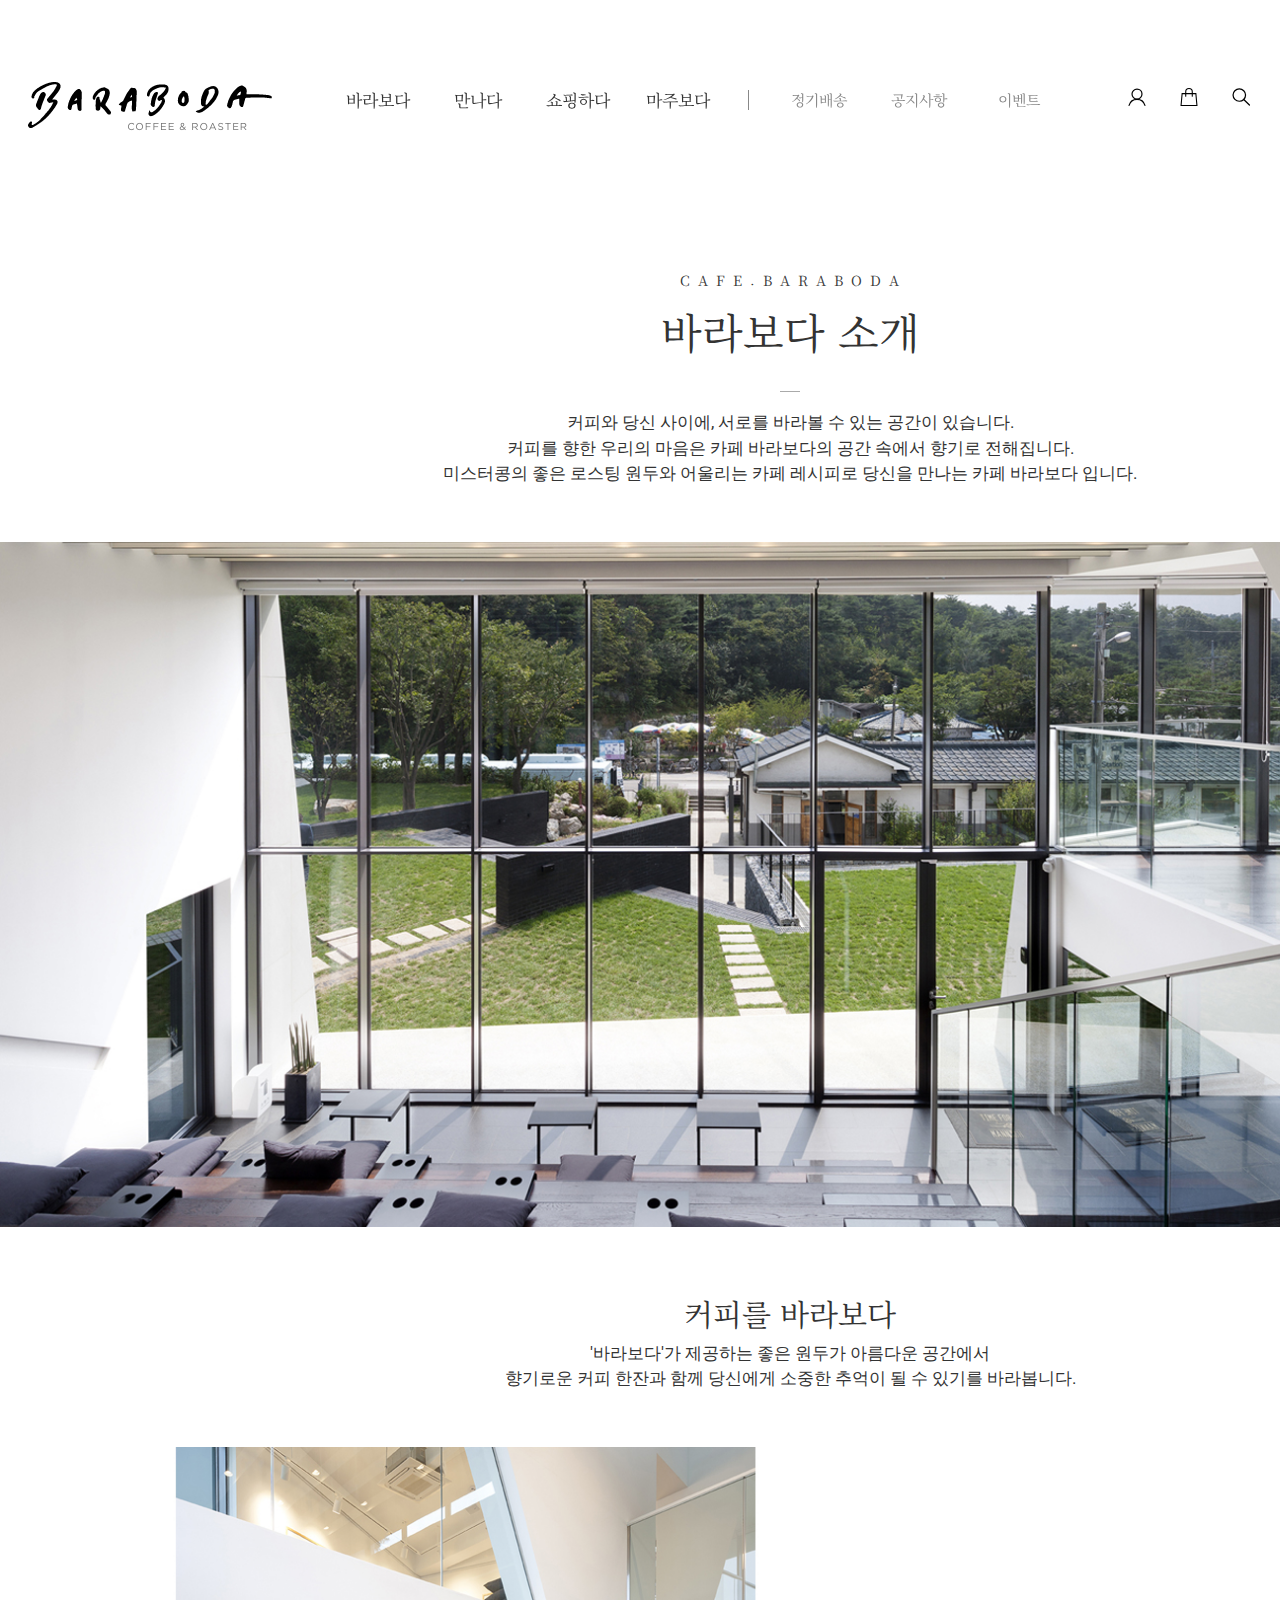
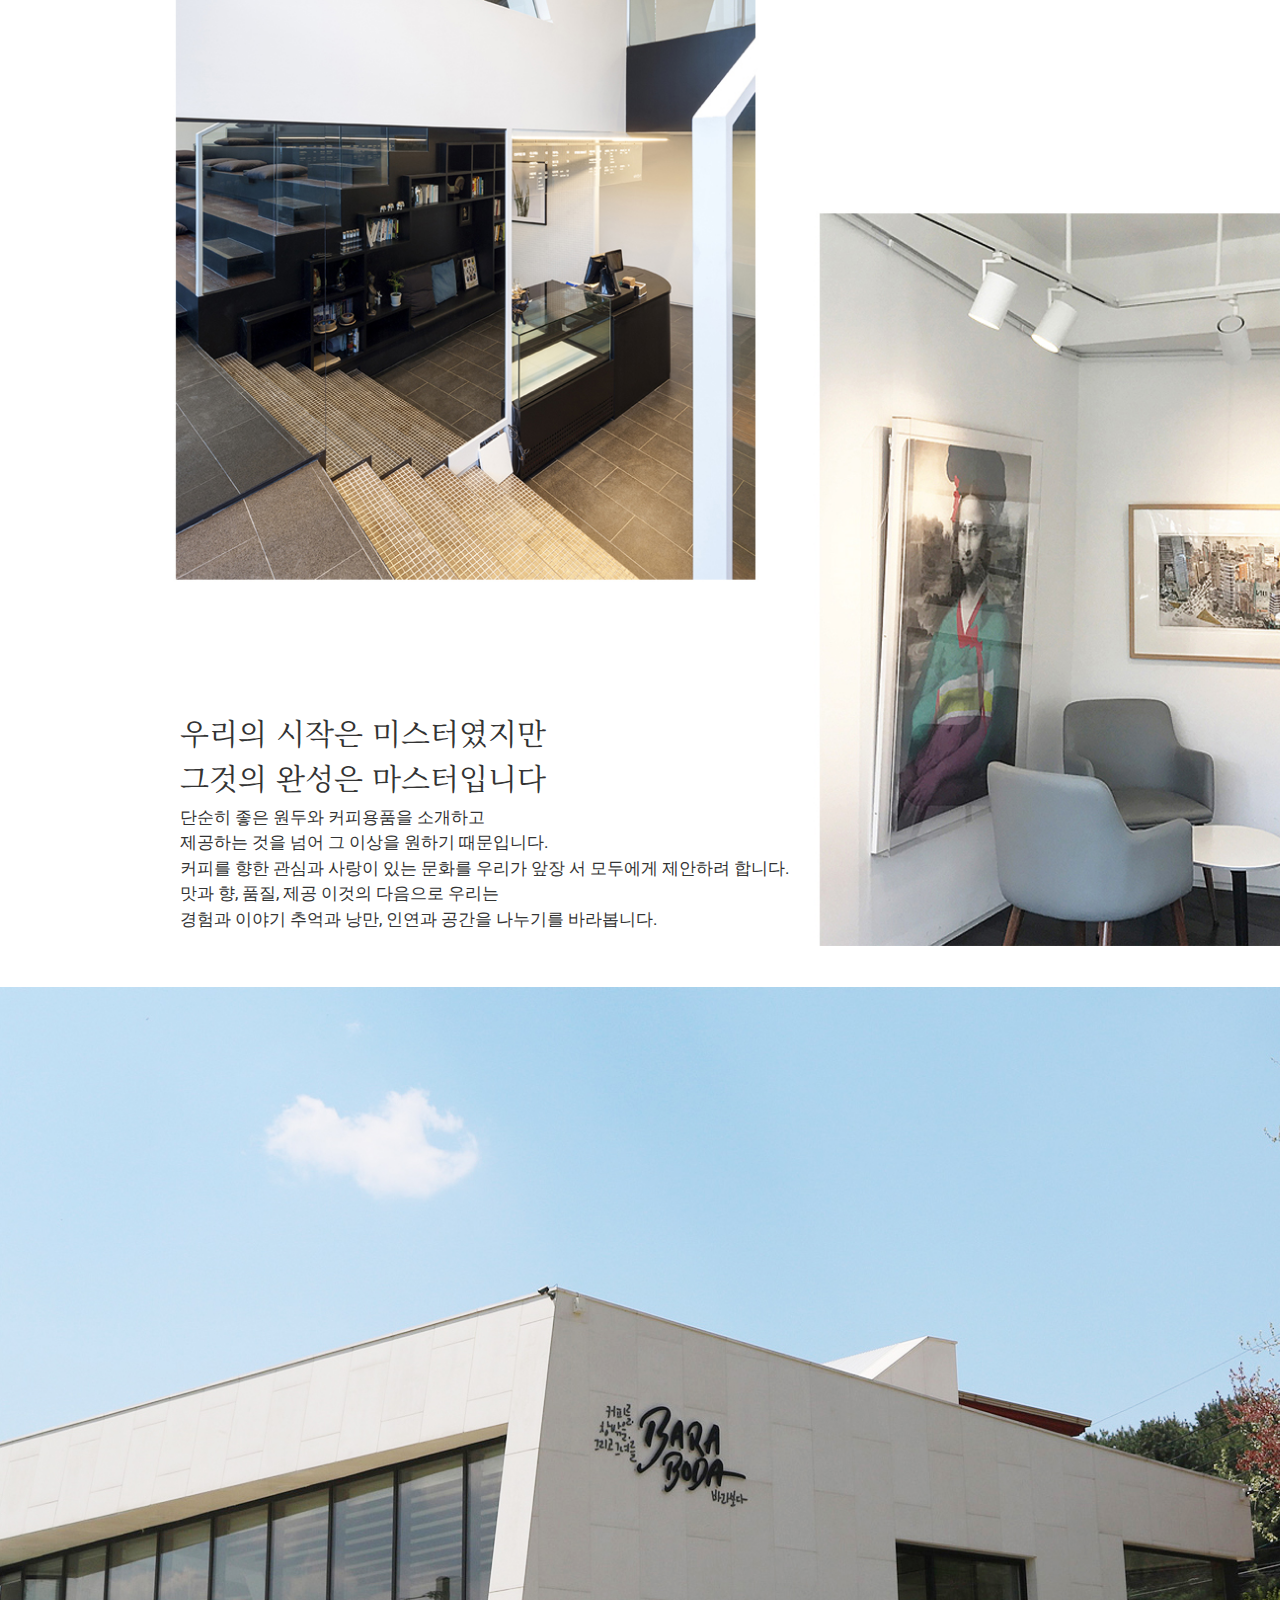
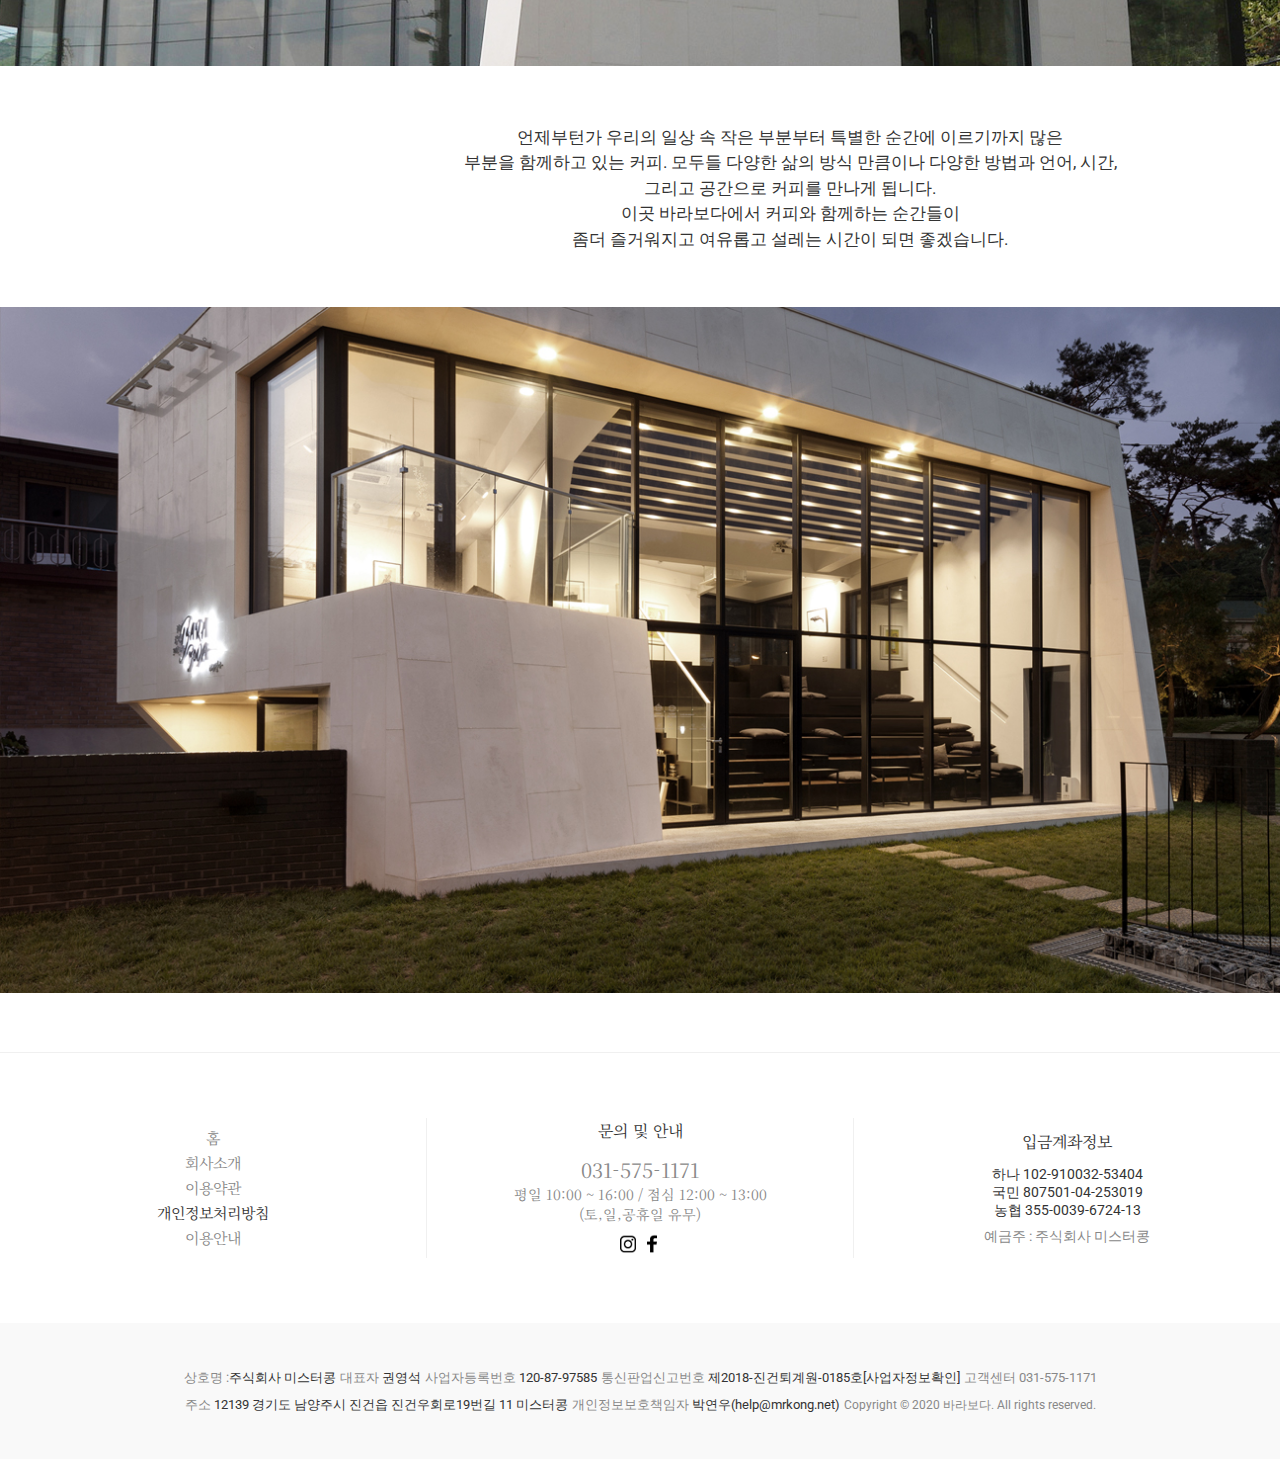
<file: page/introduce/page-1.html>
<!DOCTYPE html>
<html lang="ko">
<head>
  <meta charset="UTF-8">
  <title>카페, 바라보다</title>
  <meta name="description" cont="Sass site, Cafe Homepage">
  <link rel="stylesheet" href="../../asset/css/swiper-bundle.css">
  <link rel="stylesheet" href="../../asset/css/swiper-customize.css">
  <link rel="stylesheet" href="../../asset/css/style.css">
  <script type="text/javascript" src="../../js/jquery_3.5.1.js"></script>
  <script type="text/javascript" src="../../js/common.js"></script>
</head>
<body class="subpage">
  <!-- header -->
  <header id="header">
    <div class="inner">
      <h1 id="top-logo"><a href="../../index.html"><img src="../../asset/img/index/header/logo-baraboda.png" alt="로고"></a></h1>
      <div class="gnb">
        <ul class="menu">
          <li>
            <a href="page-1.html">바라보다</a>
            <ul class="sub-menu">
              <li><a href="page-1.html">소개</a></li>
              <li><a href="page-2.html">메뉴안내</a></li>
            </ul>
          </li>
          <li>
            <a href="../location/location.html">만나다</a>
            <ul class="sub-menu">
              <li><a href="../location/location.html">오시는길</a></li>
            </ul>
          </li>
          <li>
            <a href="../shop/shop.html">쇼핑하다</a>
            <ul class="sub-menu">
              <li><a href="../shop/shop.html">스페셜티</a></li>
              <li><a href="../shop/shop.html">커피팩/선물세트</a></li>
              <li><a href="../shop/shop.html">커피용품</a></li>
              <li><a href="../shop/shop.html">바라보다 굿즈</a></li>
            </ul>
          </li>
          <li>
            <a href="../magazine/magazine.html">마주보다</a>
            <ul class="sub-menu">
              <li><a href="../magazine/magazine.html">커피 매거진</a></li>
              <li><a href="../magazine/magazine.html">질문과 답변</a></li>
              <li><a href="../magazine/magazine.html">구매후기</a></li>
            </ul>
          </li>
          <li class="line"></li>
          <li class="other"><a href="../delivery/delivery.html">정기배송</a></li>
          <li class="other"><a href="../notice/notice.html">공지사항</a></li>
          <li class="other"><a href="../event/event.html">이벤트</a></li>
        </ul>
      </div>
      <div class="login">
        <ul class="menu">
          <li>
            <a href="../login/login.html"><img src="../../asset/img/index/header/icon-my.svg" alt="MyMenu"></a>
            <ul class="sub-menu white">
              <li><a href="../login/login.html">로그인</a></li>
              <li><a href="#">회원가입</a></li>
              <li><a href="#">장바구니</a></li>
              <li><a href="#">주문조회</a></li>
              <li><a href="#">마이페이지</a></li>
            </ul>
          </li>
          <li><a href="#"><img src="../../asset/img/index/header/icon-cart.svg" alt="Cart"></a></li>
          <li><a href="#"><img src="../../asset/img/index/header/icon-search.svg" alt="Search"></a></li>
        </ul>
      </div>
    </div>
  </header>
  <!-- header end -->
  <div id="container">
    <!-- section -->
    <section>
      <div class="inner">
        <div class="title-area line introduce">
          <p class="sub-title">C A F E . B A R A B O D A</p>
          <p class="title">바라보다 소개</p>
        </div>
        <p class="cont m55">
          커피와 당신 사이에, 서로를 바라볼 수 있는 공간이 있습니다.<br>
          커피를 향한 우리의 마음은 카페 바라보다의 공간 속에서 향기로 전해집니다.<br>
          미스터콩의 좋은 로스팅 원두와 어울리는 카페 레시피로 당신을 만나는 카페 바라보다 입니다.
        </p>
        <img src="../../asset/img/introduce/page-1/thumb-01.jpg" alt="thumb-01" class="m55">
        <div class="text-area m55">
          <p class="title">커피를 바라보다</p>
          <p class="cont">
            '바라보다'가 제공하는 좋은 원두가 아름다운 공간에서<br>
            향기로운 커피 한잔과 함께 당신에게 소중한 추억이 될 수 있기를 바라봅니다.
          </p>
        </div>
        <img src="../../asset/img/introduce/page-1/thumb-02.jpg" alt="thumb-02" class="m55">
        <div class="text-area m55 left">
          <p class="title">
            우리의 시작은 미스터였지만<br>
            그것의 완성은 마스터입니다
          </p>
          <p class="cont">
            단순히 좋은 원두와 커피용품을 소개하고<br>
            제공하는 것을 넘어 그 이상을 원하기 때문입니다.<br>
            커피를 향한 관심과 사랑이 있는 문화를 우리가 앞장 서 모두에게 제안하려 합니다.<br>
            맛과 향, 품질, 제공 이것의 다음으로 우리는<br>
            경험과 이야기 추억과 낭만, 인연과 공간을 나누기를 바라봅니다.
          </p>
        </div>
        <img src="../../asset/img/introduce/page-1/thumb-03.jpg" alt="thumb-03" class="m55">
        <div class="text-area m55">
          <p class="cont">
            언제부턴가 우리의 일상 속 작은 부분부터 특별한 순간에 이르기까지 많은<br>
            부분을 함께하고 있는 커피. 모두들 다양한 삶의 방식 만큼이나 다양한 방법과 언어, 시간,<br>
            그리고 공간으로 커피를 만나게 됩니다.<br>
            이곳 바라보다에서 커피와 함께하는 순간들이<br>
            좀더 즐거워지고 여유롭고 설레는 시간이 되면 좋겠습니다.
          </p>
        </div>
        <img src="../../asset/img/introduce/page-1/thumb-04.jpg" alt="thumb-04" class="m55">
      </div>
    </section>
    <!-- section end -->
  </div>
  <!-- footer -->
  <footer id="footer">
    <div class="footer-mid">
      <div class="inner">
        <div class="column">
          <ul>
            <li><a href="#">홈</a></li>
            <li><a href="#">회사소개</a></li>
            <li><a href="#">이용약관</a></li>
            <li><a href="#"><strong>개인정보처리방침</strong></a></li>
            <li><a href="#">이용안내</a></li>
          </ul>
        </div>
        <div class="column">
          <p class="title">문의 및 안내</p>
          <span class="tel">031-575-1171</span>
          <span class="rest">평일 10:00 ~ 16:00 / 점심 12:00 ~ 13:00</span>
          <span class="rest">(토,일,공휴일 유무)</span>
          <div class="follow">
            <a href="#"><img src="../../asset/img/index/footer/icon-insta.png" alt="인스타그램"></a>
            <a href="#"><img src="../../asset/img/index/footer/icon-facebook.png" alt="페이스북"></a>
          </div>
        </div>
        <div class="column">
          <p class="title">입금계좌정보</p>
          <span class="account">하나 102-910032-53404</span>
          <span class="account">국민 807501-04-253019</span>
          <span class="account">농협 355-0039-6724-13</span>
          <span class="account-holder">예금주 : 주식회사 미스터콩</span>
        </div>
      </div>
    </div>
    <div class="footer-copyright">
      <div class="inner">
        <ul>
          <li>상호명 :<span>주식회사 미스터콩</span></li>
          <li>대표자 <span>권영석</span></li>
          <li>사업자등록번호 <span>120-87-97585</span></li>
          <li>통신판업신고번호 <span>제2018-진건퇴계원-0185호<a href="#">[사업자정보확인]</a></span></li>
          <li>고객센터 031-575-1171</li>
          <li>주소 <span>12139 경기도 남양주시 진건읍 진건우회로19번길 11 미스터콩</span></li>
          <li>개인정보보호책임자 <a href="#">박연우(help@mrkong.net)</a></li>
          <li class="copy">Copyright © 2020 바라보다. All rights reserved.</li>
        </ul>
      </div>
    </div>
  </footer>
  <!-- footer end -->
</body>
</html>
</file>
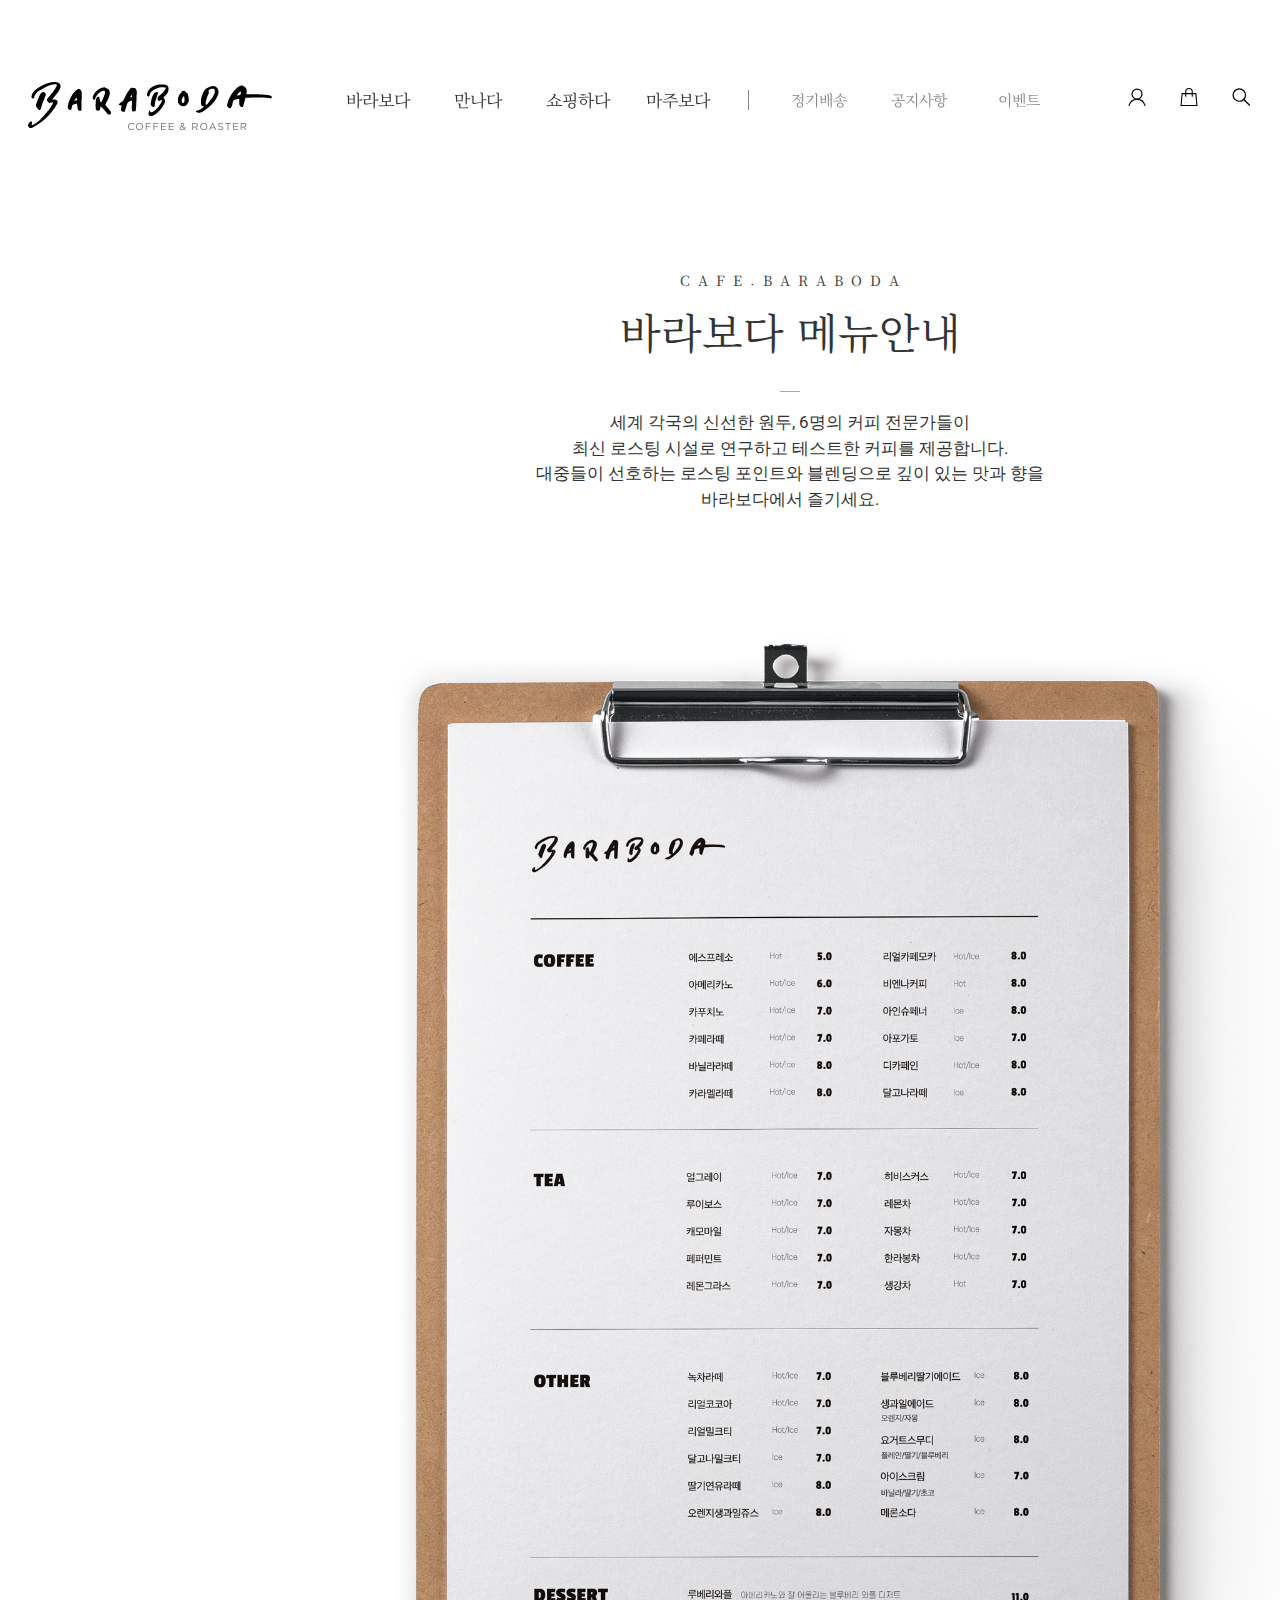
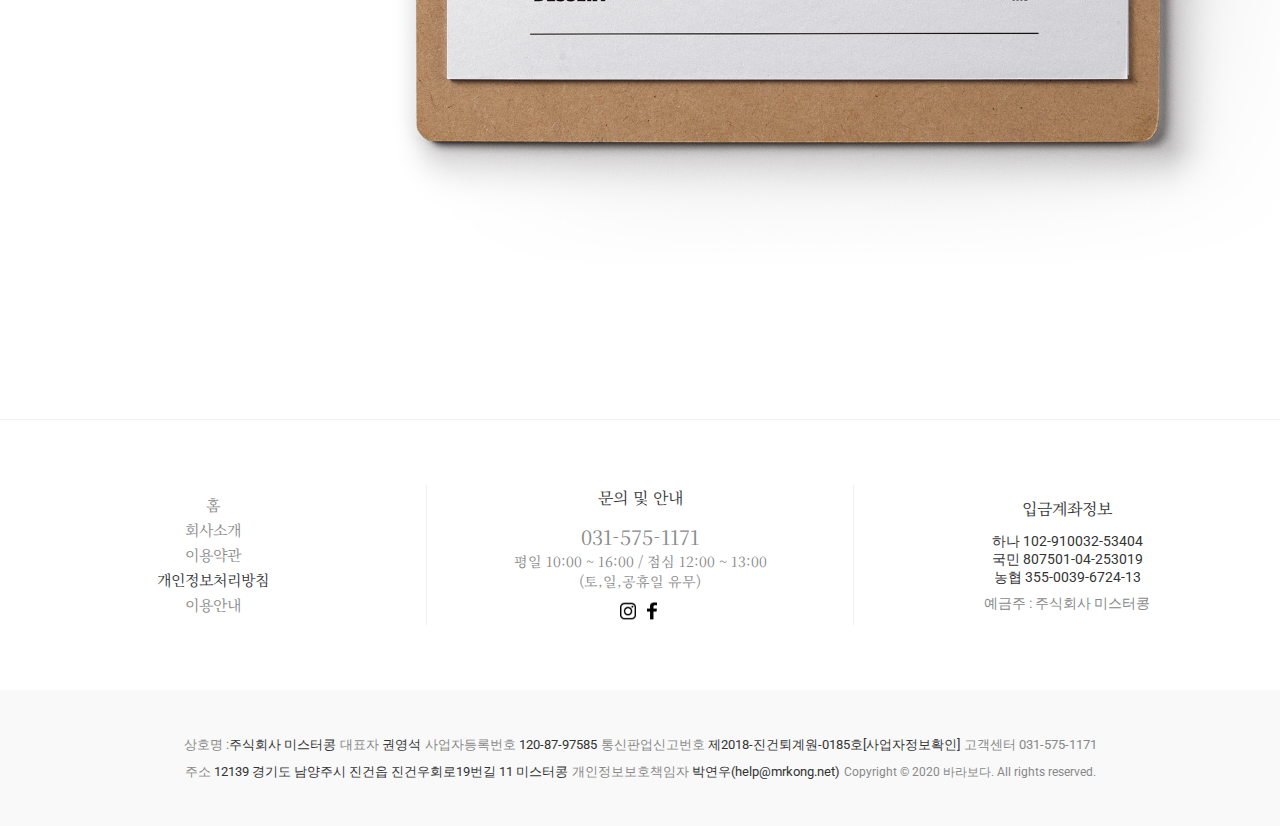
<file: page/introduce/page-2.html>
<!DOCTYPE html>
<html lang="ko">
<head>
  <meta charset="UTF-8">
  <title>카페, 바라보다</title>
  <meta name="description" cont="Sass site, Cafe Homepage">
  <link rel="stylesheet" href="../../asset/css/swiper-bundle.css">
  <link rel="stylesheet" href="../../asset/css/swiper-customize.css">
  <link rel="stylesheet" href="../../asset/css/style.css">
  <script type="text/javascript" src="../../js/jquery_3.5.1.js"></script>
  <script type="text/javascript" src="../../js/common.js"></script>
</head>
<body class="subpage">
  <!-- header -->
  <header id="header">
    <div class="inner">
      <h1 id="top-logo"><a href="../../index.html"><img src="../../asset/img/index/header/logo-baraboda.png" alt="로고"></a></h1>
      <div class="gnb">
        <ul class="menu">
          <li>
            <a href="page-1.html">바라보다</a>
            <ul class="sub-menu">
              <li><a href="page-1.html">소개</a></li>
              <li><a href="page-2.html">메뉴안내</a></li>
            </ul>
          </li>
          <li>
            <a href="../location/location.html">만나다</a>
            <ul class="sub-menu">
              <li><a href="../location/location.html">오시는길</a></li>
            </ul>
          </li>
          <li>
            <a href="../shop/shop.html">쇼핑하다</a>
            <ul class="sub-menu">
              <li><a href="../shop/shop.html">스페셜티</a></li>
              <li><a href="../shop/shop.html">커피팩/선물세트</a></li>
              <li><a href="../shop/shop.html">커피용품</a></li>
              <li><a href="../shop/shop.html">바라보다 굿즈</a></li>
            </ul>
          </li>
          <li>
            <a href="../magazine/magazine.html">마주보다</a>
            <ul class="sub-menu">
              <li><a href="../magazine/magazine.html">커피 매거진</a></li>
              <li><a href="../magazine/magazine.html">질문과 답변</a></li>
              <li><a href="../magazine/magazine.html">구매후기</a></li>
            </ul>
          </li>
          <li class="line"></li>
          <li class="other"><a href="../delivery/delivery.html">정기배송</a></li>
          <li class="other"><a href="../notice/notice.html">공지사항</a></li>
          <li class="other"><a href="../event/event.html">이벤트</a></li>
        </ul>
      </div>
      <div class="login">
        <ul class="menu">
          <li>
            <a href="../login/login.html"><img src="../../asset/img/index/header/icon-my.svg" alt="MyMenu"></a>
            <ul class="sub-menu white">
              <li><a href="../login/login.html">로그인</a></li>
              <li><a href="#">회원가입</a></li>
              <li><a href="#">장바구니</a></li>
              <li><a href="#">주문조회</a></li>
              <li><a href="#">마이페이지</a></li>
            </ul>
          </li>
          <li><a href="#"><img src="../../asset/img/index/header/icon-cart.svg" alt="Cart"></a></li>
          <li><a href="#"><img src="../../asset/img/index/header/icon-search.svg" alt="Search"></a></li>
        </ul>
      </div>
    </div>
  </header>
  <!-- header end -->
  <div id="container">
    <!-- section -->
    <section id="first">
      <div class="inner">
        <div class="title-area line introduce">
          <p class="sub-title">C A F E . B A R A B O D A</p>
          <p class="title">바라보다 메뉴안내</p>
        </div>
        <p class="cont m55">
          세계 각국의 신선한 원두, 6명의 커피 전문가들이<br>
          최신 로스팅 시설로 연구하고 테스트한 커피를 제공합니다.<br>
          대중들이 선호하는 로스팅 포인트와 블렌딩으로 깊이 있는 맛과 향을<br>
          바라보다에서 즐기세요.
        </p>
        <div class="img-wrap">
          <img src="../../asset/img/introduce/page-2/thumb-01.jpg" alt="thumb-01" class="m55">
        </div>
      </div>
    </section>
    <!-- section end -->
  </div>
  <!-- footer -->
  <footer id="footer">
    <div class="footer-mid">
      <div class="inner">
        <div class="column">
          <ul>
            <li><a href="#">홈</a></li>
            <li><a href="#">회사소개</a></li>
            <li><a href="#">이용약관</a></li>
            <li><a href="#"><strong>개인정보처리방침</strong></a></li>
            <li><a href="#">이용안내</a></li>
          </ul>
        </div>
        <div class="column">
          <p class="title">문의 및 안내</p>
          <span class="tel">031-575-1171</span>
          <span class="rest">평일 10:00 ~ 16:00 / 점심 12:00 ~ 13:00</span>
          <span class="rest">(토,일,공휴일 유무)</span>
          <div class="follow">
            <a href="#"><img src="../../asset/img/index/footer/icon-insta.png" alt="인스타그램"></a>
            <a href="#"><img src="../../asset/img/index/footer/icon-facebook.png" alt="페이스북"></a>
          </div>
        </div>
        <div class="column">
          <p class="title">입금계좌정보</p>
          <span class="account">하나 102-910032-53404</span>
          <span class="account">국민 807501-04-253019</span>
          <span class="account">농협 355-0039-6724-13</span>
          <span class="account-holder">예금주 : 주식회사 미스터콩</span>
        </div>
      </div>
    </div>
    <div class="footer-copyright">
      <div class="inner">
        <ul>
          <li>상호명 :<span>주식회사 미스터콩</span></li>
          <li>대표자 <span>권영석</span></li>
          <li>사업자등록번호 <span>120-87-97585</span></li>
          <li>통신판업신고번호 <span>제2018-진건퇴계원-0185호<a href="#">[사업자정보확인]</a></span></li>
          <li>고객센터 031-575-1171</li>
          <li>주소 <span>12139 경기도 남양주시 진건읍 진건우회로19번길 11 미스터콩</span></li>
          <li>개인정보보호책임자 <a href="#">박연우(help@mrkong.net)</a></li>
          <li class="copy">Copyright © 2020 바라보다. All rights reserved.</li>
        </ul>
      </div>
    </div>
  </footer>
  <!-- footer end -->
</body>
</html>
</file>
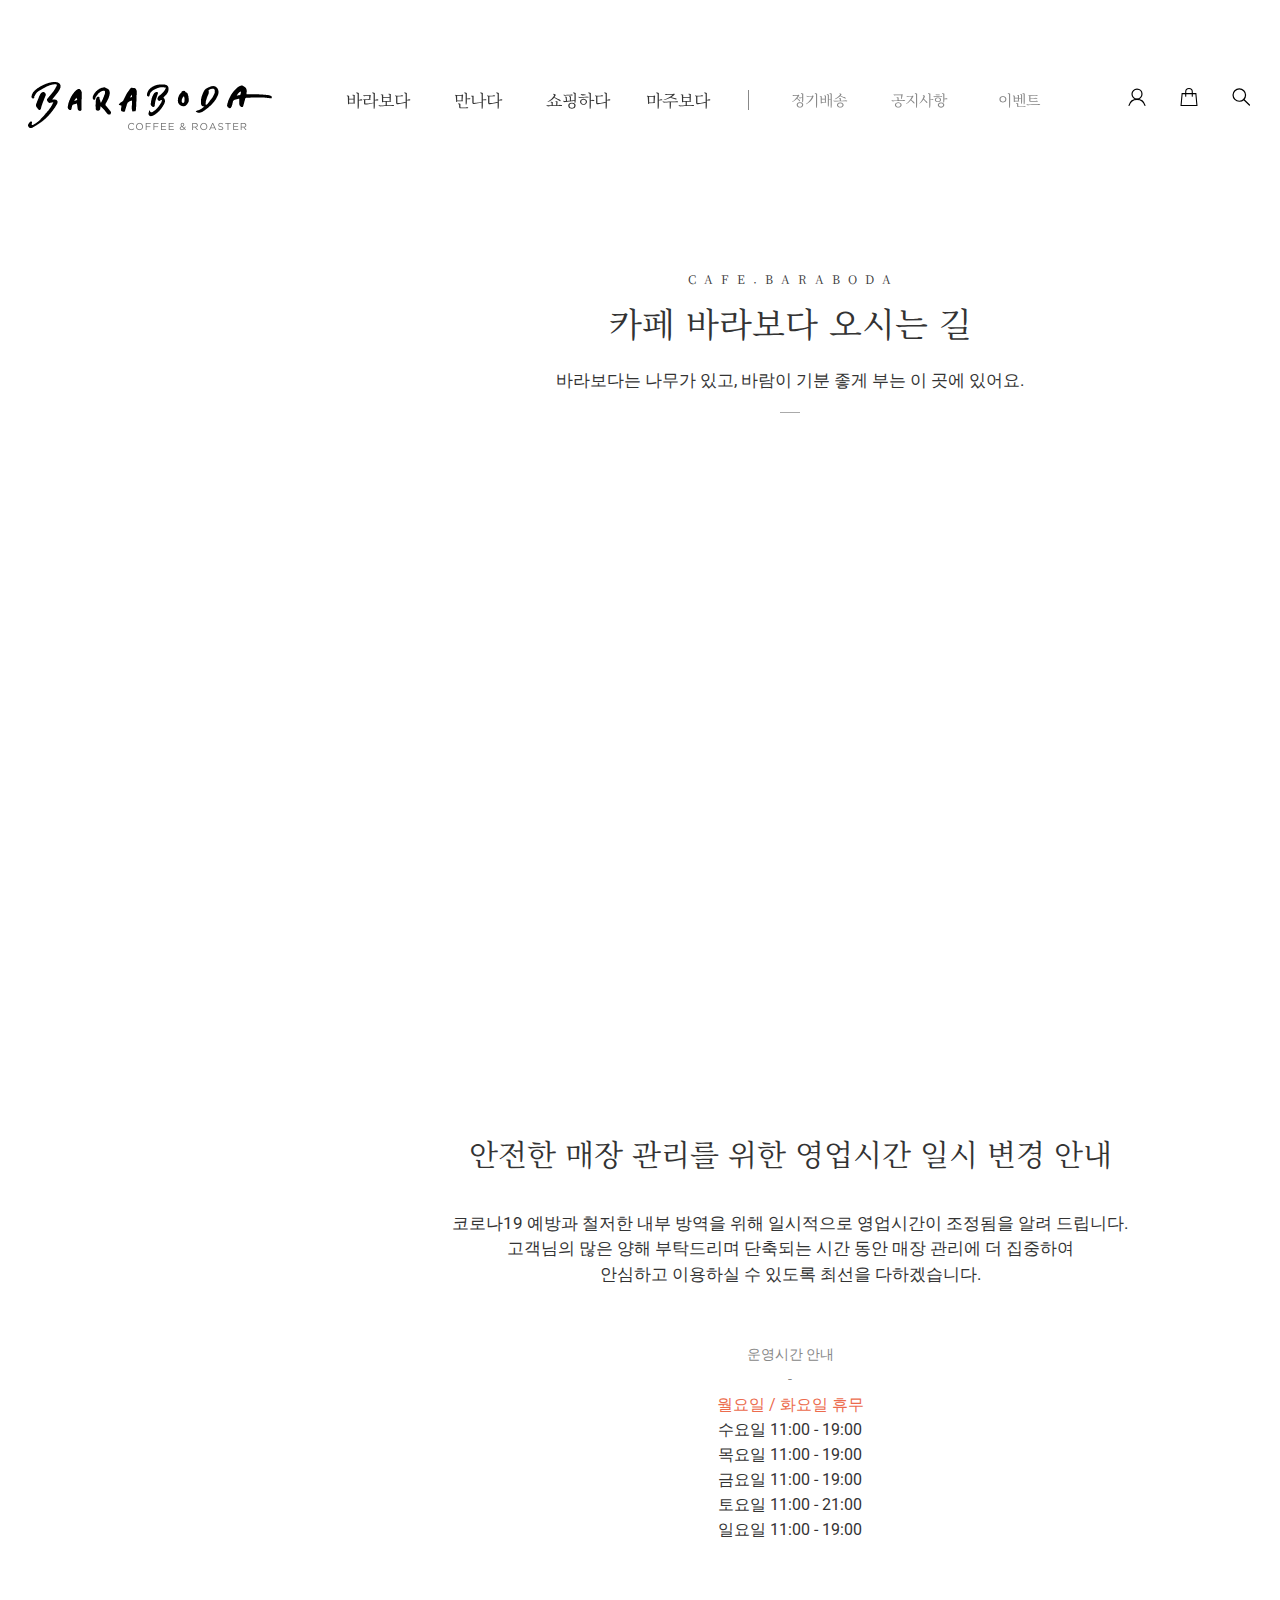
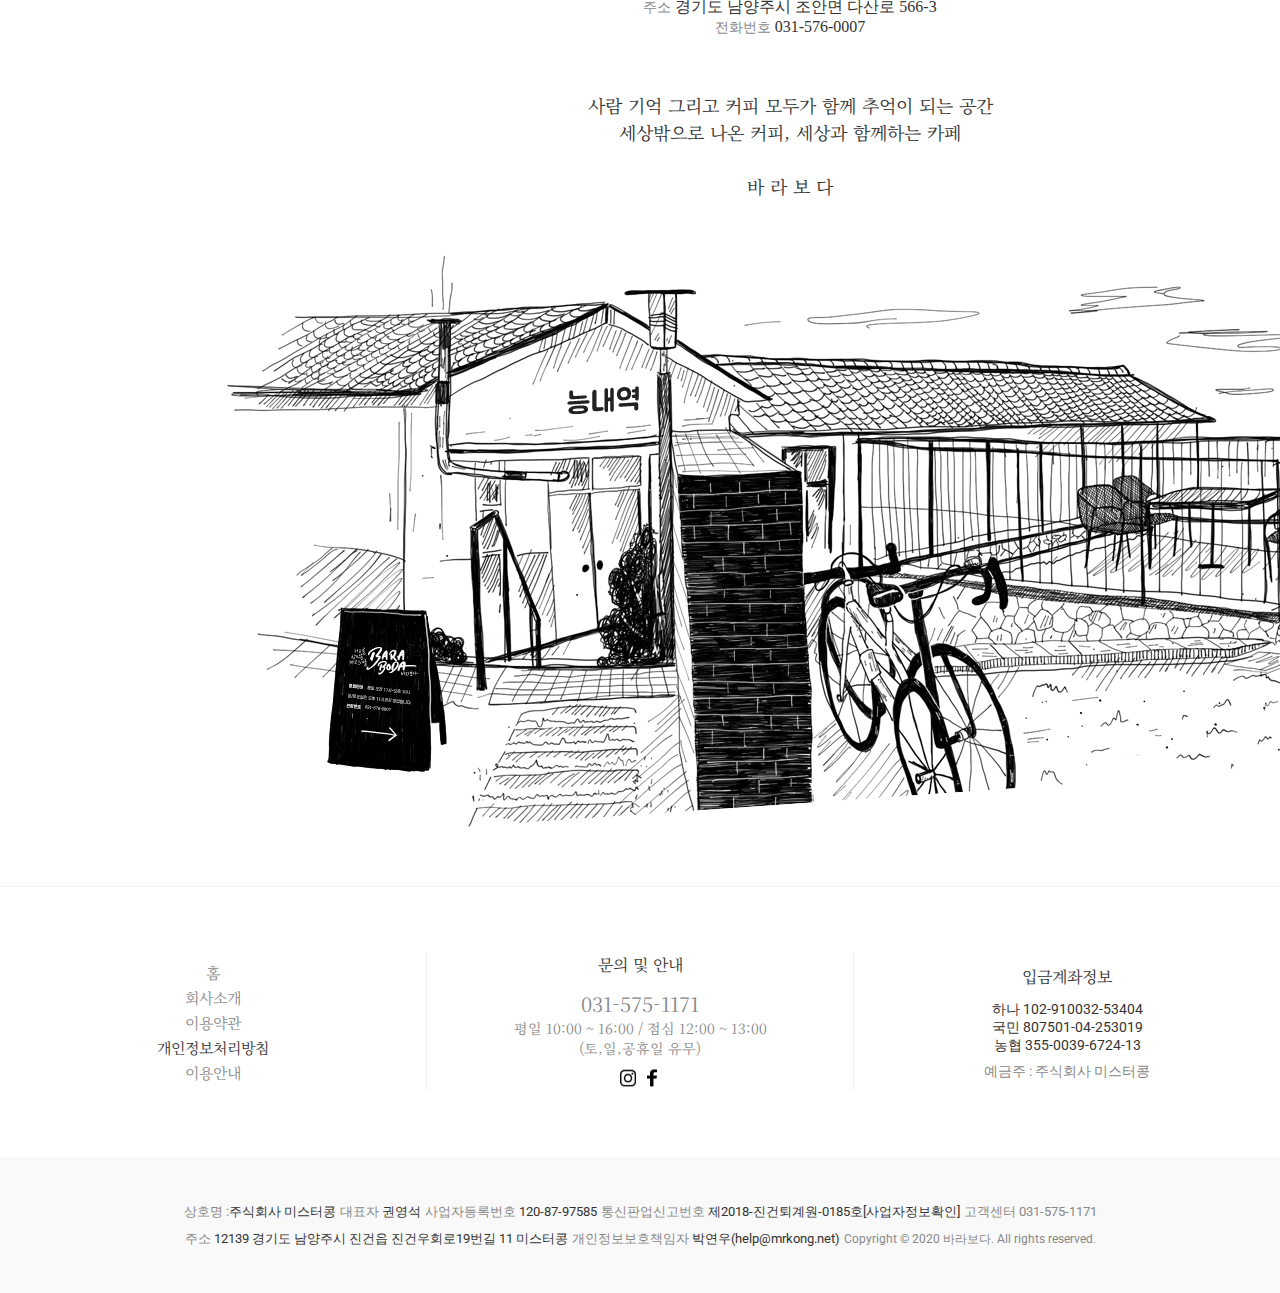
<file: page/location/location.html>
<!DOCTYPE html>
<html lang="ko">
<head>
  <meta charset="UTF-8">
  <title>카페, 바라보다</title>
  <meta name="description" cont="Sass site, Cafe Homepage">
  <link rel="stylesheet" href="../../asset/css/swiper-bundle.css">
  <link rel="stylesheet" href="../../asset/css/swiper-customize.css">
  <link rel="stylesheet" href="../../asset/css/style.css">
  <script type="text/javascript" src="../../js/jquery_3.5.1.js"></script>
  <script type="text/javascript" src="../../js/common.js"></script>
</head>
<body class="subpage">
  <!-- header -->
  <header id="header">
    <div class="inner">
      <h1 id="top-logo"><a href="../../index.html"><img src="../../asset/img/index/header/logo-baraboda.png" alt="로고"></a></h1>
      <div class="gnb">
        <ul class="menu">
          <li>
            <a href="../introduce/page-1.html">바라보다</a>
            <ul class="sub-menu">
              <li><a href="../introduce/page-1.html">소개</a></li>
              <li><a href="../introduce/page-2.html">메뉴안내</a></li>
            </ul>
          </li>
          <li>
            <a href="location.html">만나다</a>
            <ul class="sub-menu">
              <li><a href="location.html">오시는길</a></li>
            </ul>
          </li>
          <li>
            <a href="../shop/shop.html">쇼핑하다</a>
            <ul class="sub-menu">
              <li><a href="../shop/shop.html">스페셜티</a></li>
              <li><a href="../shop/shop.html">커피팩/선물세트</a></li>
              <li><a href="../shop/shop.html">커피용품</a></li>
              <li><a href="../shop/shop.html">바라보다 굿즈</a></li>
            </ul>
          </li>
          <li>
            <a href="../magazine/magazine.html">마주보다</a>
            <ul class="sub-menu">
              <li><a href="../magazine/magazine.html">커피 매거진</a></li>
              <li><a href="../magazine/magazine.html">질문과 답변</a></li>
              <li><a href="../magazine/magazine.html">구매후기</a></li>
            </ul>
          </li>
          <li class="line"></li>
          <li class="other"><a href="../delivery/delivery.html">정기배송</a></li>
          <li class="other"><a href="../notice/notice.html">공지사항</a></li>
          <li class="other"><a href="../event/event.html">이벤트</a></li>
        </ul>
      </div>
      <div class="login">
        <ul class="menu">
          <li>
            <a href="../login/login.html"><img src="../../asset/img/index/header/icon-my.svg" alt="MyMenu"></a>
            <ul class="sub-menu white">
              <li><a href="../login/login.html">로그인</a></li>
              <li><a href="#">회원가입</a></li>
              <li><a href="#">장바구니</a></li>
              <li><a href="#">주문조회</a></li>
              <li><a href="#">마이페이지</a></li>
            </ul>
          </li>
          <li><a href="#"><img src="../../asset/img/index/header/icon-cart.svg" alt="Cart"></a></li>
          <li><a href="#"><img src="../../asset/img/index/header/icon-search.svg" alt="Search"></a></li>
        </ul>
      </div>
    </div>
  </header>
  <!-- header end -->
  <div id="container">
    <!-- section-->
    <section>
      <div class="inner">
        <div class="title-area line">
          <p class="sub-title">C A F E . B A R A B O D A</p>
          <p class="title">카페 바라보다 오시는 길</p>
          <p class="cont">바라보다는 나무가 있고, 바람이 기분 좋게 부는 이 곳에 있어요.</p>
        </div>
        <div id="map" class="m55" style="width:1580px;height:640px;"></div>
        <div class="text-area m55">
          <p class="title m30">안전한 매장 관리를 위한 영업시간 일시 변경 안내</p>
          <p class="cont">
            코로나19 예방과 철저한 내부 방역을 위해 일시적으로 영업시간이 조정됨을 알려 드립니다.<br>
            고객님의 많은 양해 부탁드리며 단축되는 시간 동안 매장 관리에 더 집중하여<br>
            안심하고 이용하실 수 있도록 최선을 다하겠습니다.
          </p>
        </div>
        <div class="time-list m55">
          <p>
            운영시간 안내<br>
            -
          </p>
          <span>월요일 / 화요일 휴무</span>
          <p class="time">
          수요일 11:00 - 19:00<br>
          목요일 11:00 - 19:00<br>
          금요일 11:00 - 19:00<br>
          토요일 11:00 - 21:00<br>
          일요일 11:00 - 19:00
          </p>
        </div>
        <div class="address m55">
          <p><span>주소</span>&nbsp;경기도 남양주시 조안면 다산로 566-3</p>
          <p><span>전화번호</span>&nbsp;031-576-0007</p>
        </div>
        <div class="text-area m55">
          <div class="cont location">
            사람 기억 그리고 커피 모두가 함께 추억이 되는 공간<br>
            세상밖으로 나온 커피, 세상과 함께하는 카페<br>
            <br>
            바 라 보 다
          </div>
        </div>
        <img src="../../asset/img/location/thumb-01.png" alt="thumb-01" class="m55">
      </div>
    </section>
    <!-- section end -->
  </div>
  <!-- footer -->
  <footer id="footer">
    <div class="footer-mid">
      <div class="inner">
        <div class="column">
          <ul>
            <li><a href="#">홈</a></li>
            <li><a href="#">회사소개</a></li>
            <li><a href="#">이용약관</a></li>
            <li><a href="#"><strong>개인정보처리방침</strong></a></li>
            <li><a href="#">이용안내</a></li>
          </ul>
        </div>
        <div class="column">
          <p class="title">문의 및 안내</p>
          <span class="tel">031-575-1171</span>
          <span class="rest">평일 10:00 ~ 16:00 / 점심 12:00 ~ 13:00</span>
          <span class="rest">(토,일,공휴일 유무)</span>
          <div class="follow">
            <a href="#"><img src="../../asset/img/index/footer/icon-insta.png" alt="인스타그램"></a>
            <a href="#"><img src="../../asset/img/index/footer/icon-facebook.png" alt="페이스북"></a>
          </div>
        </div>
        <div class="column">
          <p class="title">입금계좌정보</p>
          <span class="account">하나 102-910032-53404</span>
          <span class="account">국민 807501-04-253019</span>
          <span class="account">농협 355-0039-6724-13</span>
          <span class="account-holder">예금주 : 주식회사 미스터콩</span>
        </div>
      </div>
    </div>
    <div class="footer-copyright">
      <div class="inner">
        <ul>
          <li>상호명 :<span>주식회사 미스터콩</span></li>
          <li>대표자 <span>권영석</span></li>
          <li>사업자등록번호 <span>120-87-97585</span></li>
          <li>통신판업신고번호 <span>제2018-진건퇴계원-0185호<a href="#">[사업자정보확인]</a></span></li>
          <li>고객센터 031-575-1171</li>
          <li>주소 <span>12139 경기도 남양주시 진건읍 진건우회로19번길 11 미스터콩</span></li>
          <li>개인정보보호책임자 <a href="#">박연우(help@mrkong.net)</a></li>
          <li class="copy">Copyright © 2020 바라보다. All rights reserved.</li>
        </ul>
      </div>
    </div>
  </footer>
  <!-- footer end -->
  <script type="text/javascript" src="//dapi.kakao.com/v2/maps/sdk.js?appkey=0a56e55f2eec5fe07204b7b09386358b"></script>
	<script>
    var mapContainer = document.getElementById('map'), // 지도를 표시할 div
        mapOption = {
            center: new kakao.maps.LatLng(33.450701, 126.570667), // 지도의 중심좌표
            level: 3 // 지도의 확대 레벨
        };

    var map = new kakao.maps.Map(mapContainer, mapOption); // 지도를 생성합니다

    function setCenter() {
        // 이동할 위도 경도 위치를 생성합니다
        var moveLatLon = new kakao.maps.LatLng(33.452613, 126.570888);

        // 지도 중심을 이동 시킵니다
        map.setCenter(moveLatLon);
    }

    function panTo() {
        // 이동할 위도 경도 위치를 생성합니다
        var moveLatLon = new kakao.maps.LatLng(33.450580, 126.574942);

        // 지도 중심을 부드럽게 이동시킵니다
        // 만약 이동할 거리가 지도 화면보다 크면 부드러운 효과 없이 이동합니다
        map.panTo(moveLatLon);
    }
	</script>
</body>
</html>
</file>
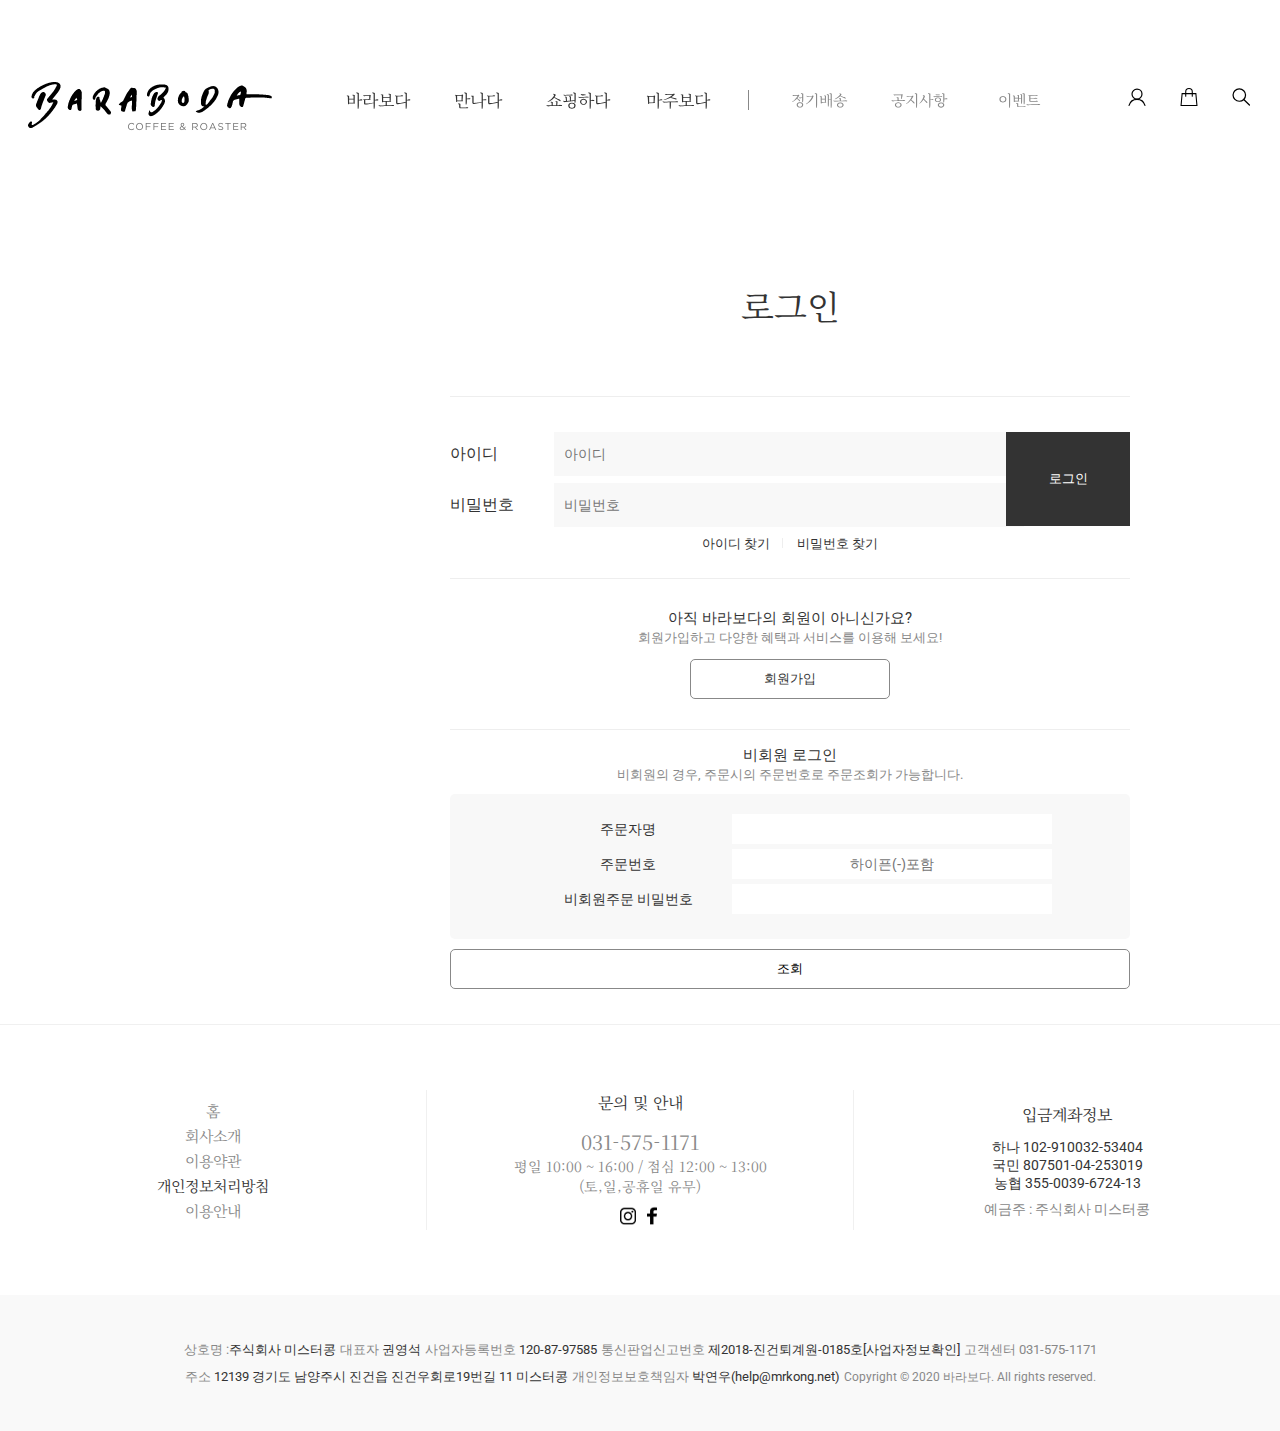
<file: page/login/login.html>
<!DOCTYPE html>
<html lang="ko">
<head>
  <meta charset="UTF-8">
  <title>카페, 바라보다</title>
  <meta name="description" cont="Sass site, Cafe Homepage">
  <link rel="stylesheet" href="../../asset/css/swiper-bundle.css">
  <link rel="stylesheet" href="../../asset/css/swiper-customize.css">
  <link rel="stylesheet" href="../../asset/css/style.css">
  <script type="text/javascript" src="../../js/jquery_3.5.1.js"></script>
  <script type="text/javascript" src="../../js/common.js"></script>
</head>
<body class="subpage">
  <!-- header -->
  <header id="header">
    <div class="inner">
      <h1 id="top-logo"><a href="../../index.html"><img src="../../asset/img/index/header/logo-baraboda.png" alt="로고"></a></h1>
      <div class="gnb">
        <ul class="menu">
          <li>
            <a href="../introduce/page-1.html">바라보다</a>
            <ul class="sub-menu">
              <li><a href="../introduce/page-1.html">소개</a></li>
              <li><a href="../introduce/page-2.html">메뉴안내</a></li>
            </ul>
          </li>
          <li>
            <a href="location.html">만나다</a>
            <ul class="sub-menu">
              <li><a href="../location/location.html">오시는길</a></li>
            </ul>
          </li>
          <li>
            <a href="../shop/shop.html">쇼핑하다</a>
            <ul class="sub-menu">
              <li><a href="../shop/shop.html">스페셜티</a></li>
              <li><a href="../shop/shop.html">커피팩/선물세트</a></li>
              <li><a href="../shop/shop.html">커피용품</a></li>
              <li><a href="../shop/shop.html">바라보다 굿즈</a></li>
            </ul>
          </li>
          <li>
            <a href="../magazine/magazine.html">마주보다</a>
            <ul class="sub-menu">
              <li><a href="../magazine/magazine.html">커피 매거진</a></li>
              <li><a href="../magazine/magazine.html">질문과 답변</a></li>
              <li><a href="../magazine/magazine.html">구매후기</a></li>
            </ul>
          </li>
          <li class="line"></li>
          <li class="other"><a href="../delivery/delivery.html">정기배송</a></li>
          <li class="other"><a href="../notice/notice.html">공지사항</a></li>
          <li class="other"><a href="../event/event.html">이벤트</a></li>
        </ul>
      </div>
      <div class="login">
        <ul class="menu">
          <li>
            <a href="login.html"><img src="../../asset/img/index/header/icon-my.svg" alt="MyMenu"></a>
            <ul class="sub-menu white">
              <li><a href="login.html">로그인</a></li>
              <li><a href="#">회원가입</a></li>
              <li><a href="#">장바구니</a></li>
              <li><a href="#">주문조회</a></li>
              <li><a href="#">마이페이지</a></li>
            </ul>
          </li>
          <li><a href="#"><img src="../../asset/img/index/header/icon-cart.svg" alt="Cart"></a></li>
          <li><a href="#"><img src="../../asset/img/index/header/icon-search.svg" alt="Search"></a></li>
        </ul>
      </div>
    </div>
  </header>
  <!-- header end -->
  <div id="container">
    <!-- section-->
    <section>
      <div class="inner">
        <div class="title-area m55">
          <p class="title">로그인</p>
        </div>
        <form>
          <label class="name">
            <strong>아이디</strong> <input type="text" placeholder="아이디">
          </label>
          <label class="password">
            <strong>비밀번호</strong> <input type="text" placeholder="비밀번호">
          </label>
          <ul class="find">
            <li><a href="#">아이디 찾기</a></li>
            <li><a href="#">비밀번호 찾기</a></li>
          </ul>
          <a href="#" class="login">로그인</a>
          <ul class="signup">
            <li>
              <p>
                <strong>아직 바라보다의 회원이 아니신가요?</strong><br>
                <span>회원가입하고 다양한 혜택과 서비스를 이용해 보세요!</span>
              </p>
              <a href="#">회원가입</a>
            </li>
          </ul>
          <div class="order">
            <p>
              <strong>비회원 로그인</strong><br>
              <span>비회원의 경우, 주문시의 주문번호로 주문조회가 가능합니다.</span>
            </p>
            <dl class="order-information">
              <dt>주문자명</dt>
              <dd><input type="text" name="order-name" id=""></dd>
              <dt>주문번호</dt>
              <dd><input type="text" name="order-number" id="" placeholder="하이픈(-)포함"></dd>
              <dt>비회원주문 비밀번호</dt>
              <dd><input type="text" name="order-password" id=""></dd>
            </dl>
          </div>
          <button>조회</button>
        </form>
      </div>
    </section>
    <!-- section end -->
  </div>
  <!-- footer -->
  <footer id="footer">
    <div class="footer-mid">
      <div class="inner">
        <div class="column">
          <ul>
            <li><a href="#">홈</a></li>
            <li><a href="#">회사소개</a></li>
            <li><a href="#">이용약관</a></li>
            <li><a href="#"><strong>개인정보처리방침</strong></a></li>
            <li><a href="#">이용안내</a></li>
          </ul>
        </div>
        <div class="column">
          <p class="title">문의 및 안내</p>
          <span class="tel">031-575-1171</span>
          <span class="rest">평일 10:00 ~ 16:00 / 점심 12:00 ~ 13:00</span>
          <span class="rest">(토,일,공휴일 유무)</span>
          <div class="follow">
            <a href="#"><img src="../../asset/img/index/footer/icon-insta.png" alt="인스타그램"></a>
            <a href="#"><img src="../../asset/img/index/footer/icon-facebook.png" alt="페이스북"></a>
          </div>
        </div>
        <div class="column">
          <p class="title">입금계좌정보</p>
          <span class="account">하나 102-910032-53404</span>
          <span class="account">국민 807501-04-253019</span>
          <span class="account">농협 355-0039-6724-13</span>
          <span class="account-holder">예금주 : 주식회사 미스터콩</span>
        </div>
      </div>
    </div>
    <div class="footer-copyright">
      <div class="inner">
        <ul>
          <li>상호명 :<span>주식회사 미스터콩</span></li>
          <li>대표자 <span>권영석</span></li>
          <li>사업자등록번호 <span>120-87-97585</span></li>
          <li>통신판업신고번호 <span>제2018-진건퇴계원-0185호<a href="#">[사업자정보확인]</a></span></li>
          <li>고객센터 031-575-1171</li>
          <li>주소 <span>12139 경기도 남양주시 진건읍 진건우회로19번길 11 미스터콩</span></li>
          <li>개인정보보호책임자 <a href="#">박연우(help@mrkong.net)</a></li>
          <li class="copy">Copyright © 2020 바라보다. All rights reserved.</li>
        </ul>
      </div>
    </div>
  </footer>
  <!-- footer end -->
</body>
</html>
</file>
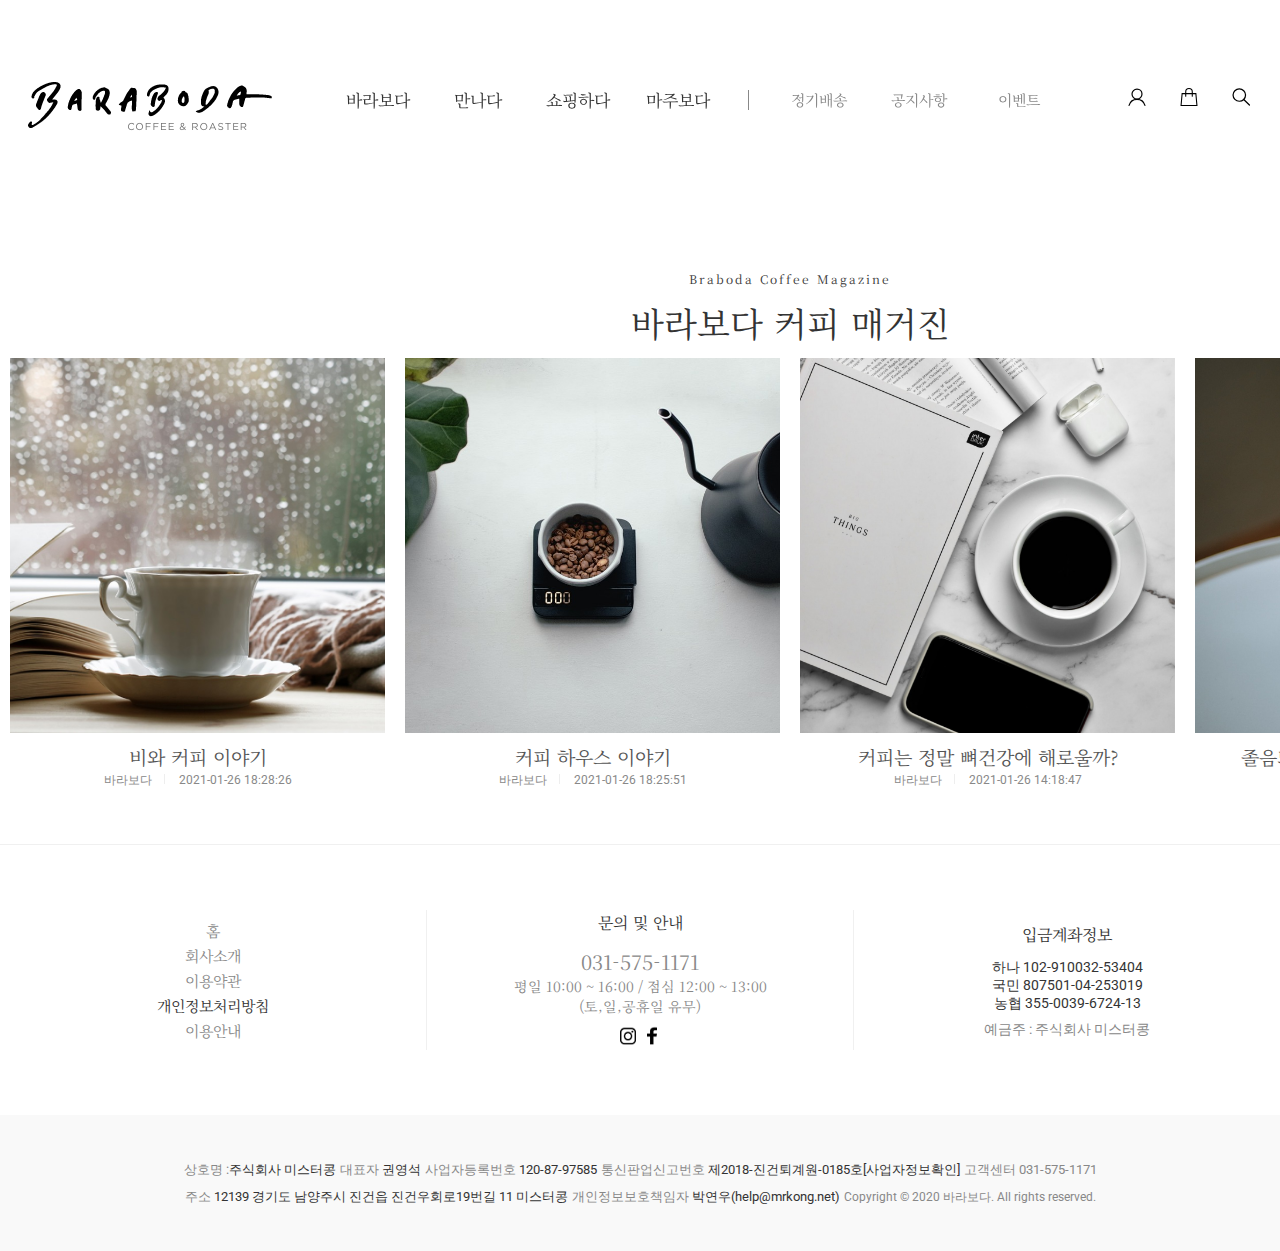
<file: page/magazine/magazine.html>
<!DOCTYPE html>
<html lang="ko">
<head>
  <meta charset="UTF-8">
  <title>카페, 바라보다</title>
  <meta name="description" cont="Sass site, Cafe Homepage">
  <link rel="stylesheet" href="../../asset/css/swiper-bundle.css">
  <link rel="stylesheet" href="../../asset/css/swiper-customize.css">
  <link rel="stylesheet" href="../../asset/css/style.css">
  <script type="text/javascript" src="../../js/jquery_3.5.1.js"></script>
  <script type="text/javascript" src="../../js/common.js"></script>
</head>
<body class="subpage">
  <!-- header -->
  <header id="header">
    <div class="inner">
      <h1 id="top-logo"><a href="../../index.html"><img src="../../asset/img/index/header/logo-baraboda.png" alt="로고"></a></h1>
      <div class="gnb">
        <ul class="menu">
          <li>
            <a href="../introduce/page-1.html">바라보다</a>
            <ul class="sub-menu">
              <li><a href="../introduce/page-1.html">소개</a></li>
              <li><a href="../introduce/page-2.html">메뉴안내</a></li>
            </ul>
          </li>
          <li>
            <a href="../location/location.html">만나다</a>
            <ul class="sub-menu">
              <li><a href="../location/location.html">오시는길</a></li>
            </ul>
          </li>
          <li>
            <a href="../shop/shop.html">쇼핑하다</a>
            <ul class="sub-menu">
              <li><a href="../shop/shop.html">스페셜티</a></li>
              <li><a href="../shop/shop.html">커피팩/선물세트</a></li>
              <li><a href="../shop/shop.html">커피용품</a></li>
              <li><a href="../shop/shop.html">바라보다 굿즈</a></li>
            </ul>
          </li>
          <li>
            <a href="magazine.html">마주보다</a>
            <ul class="sub-menu">
              <li><a href="magazine.html">커피 매거진</a></li>
              <li><a href="magazine.html">질문과 답변</a></li>
              <li><a href="magazine.html">구매후기</a></li>
            </ul>
          </li>
          <li class="line"></li>
          <li class="other"><a href="../delivery/delivery.html">정기배송</a></li>
          <li class="other"><a href="../notice/notice.html">공지사항</a></li>
          <li class="other"><a href="../event/event.html">이벤트</a></li>
        </ul>
      </div>
      <div class="login">
        <ul class="menu">
          <li>
            <a href="../login/login.html"><img src="../../asset/img/index/header/icon-my.svg" alt="MyMenu"></a>
            <ul class="sub-menu white">
              <li><a href="../login/login.html">로그인</a></li>
              <li><a href="#">회원가입</a></li>
              <li><a href="#">장바구니</a></li>
              <li><a href="#">주문조회</a></li>
              <li><a href="#">마이페이지</a></li>
            </ul>
          </li>
          <li><a href="#"><img src="../../asset/img/index/header/icon-cart.svg" alt="Cart"></a></li>
          <li><a href="#"><img src="../../asset/img/index/header/icon-search.svg" alt="Search"></a></li>
        </ul>
      </div>
    </div>
  </header>
  <!-- header end -->
  <div id="container">
    <!-- section -->
    <section>
      <div class="inner">
        <div class="title-area">
          <p class="sub-title">Braboda Coffee Magazine</p>
          <p class="title">바라보다 커피 매거진</p>
        </div>
        <div class="items">
          <div class="item m55">
            <div class="img-box">
              <a href="#"><img src="../../asset/img/magazine/items-thumb-01.jpg" alt="thumb-01"></a>
            </div>
            <div class="text-box">
              <a href="#" class="name">비와 커피 이야기</a>
              <ul>
                <li>바라보다</li>
                <li>2021-01-26 18:28:26</li>
              </ul>
            </div>
          </div>
          <div class="item m55">
            <div class="img-box">
              <a href="#"><img src="../../asset/img/magazine/items-thumb-02.jpeg" alt="thumb-02"></a>
            </div>
            <div class="text-box">
              <a href="#" class="name">커피 하우스 이야기</a>
              <ul>
                <li>바라보다</li>
                <li>2021-01-26 18:25:51</li>
              </ul>
            </div>
          </div>
          <div class="item m55">
            <div class="img-box">
              <a href="#"><img src="../../asset/img/magazine/items-thumb-03.jpeg" alt="thumb-03"></a>
            </div>
            <div class="text-box">
              <a href="#" class="name">커피는 정말 뼈건강에 해로울까?</a>
              <ul>
                <li>바라보다</li>
                <li>2021-01-26 14:18:47</li>
              </ul>
            </div>
          </div>
          <div class="item m55">
            <div class="img-box">
              <a href="#"><img src="../../asset/img/magazine/items-thumb-04.jpeg" alt="thumb-04"></a>
            </div>
            <div class="text-box">
              <a href="#" class="name">졸음퇴치 Coffee Nap을 아시나요?</a>
              <ul>
                <li>바라보다</li>
                <li>2021-01-26 14:18:38</li>
              </ul>
            </div>
          </div>
        </div>
      </div>
    </section>
    <!-- section end -->
  </div>
  <!-- footer -->
  <footer id="footer">
    <div class="footer-mid">
      <div class="inner">
        <div class="column">
          <ul>
            <li><a href="#">홈</a></li>
            <li><a href="#">회사소개</a></li>
            <li><a href="#">이용약관</a></li>
            <li><a href="#"><strong>개인정보처리방침</strong></a></li>
            <li><a href="#">이용안내</a></li>
          </ul>
        </div>
        <div class="column">
          <p class="title">문의 및 안내</p>
          <span class="tel">031-575-1171</span>
          <span class="rest">평일 10:00 ~ 16:00 / 점심 12:00 ~ 13:00</span>
          <span class="rest">(토,일,공휴일 유무)</span>
          <div class="follow">
            <a href="#"><img src="../../asset/img/index/footer/icon-insta.png" alt="인스타그램"></a>
            <a href="#"><img src="../../asset/img/index/footer/icon-facebook.png" alt="페이스북"></a>
          </div>
        </div>
        <div class="column">
          <p class="title">입금계좌정보</p>
          <span class="account">하나 102-910032-53404</span>
          <span class="account">국민 807501-04-253019</span>
          <span class="account">농협 355-0039-6724-13</span>
          <span class="account-holder">예금주 : 주식회사 미스터콩</span>
        </div>
      </div>
    </div>
    <div class="footer-copyright">
      <div class="inner">
        <ul>
          <li>상호명 :<span>주식회사 미스터콩</span></li>
          <li>대표자 <span>권영석</span></li>
          <li>사업자등록번호 <span>120-87-97585</span></li>
          <li>통신판업신고번호 <span>제2018-진건퇴계원-0185호<a href="#">[사업자정보확인]</a></span></li>
          <li>고객센터 031-575-1171</li>
          <li>주소 <span>12139 경기도 남양주시 진건읍 진건우회로19번길 11 미스터콩</span></li>
          <li>개인정보보호책임자 <a href="#">박연우(help@mrkong.net)</a></li>
          <li class="copy">Copyright © 2020 바라보다. All rights reserved.</li>
        </ul>
      </div>
    </div>
  </footer>
  <!-- footer end -->
</body>
</html>
</file>
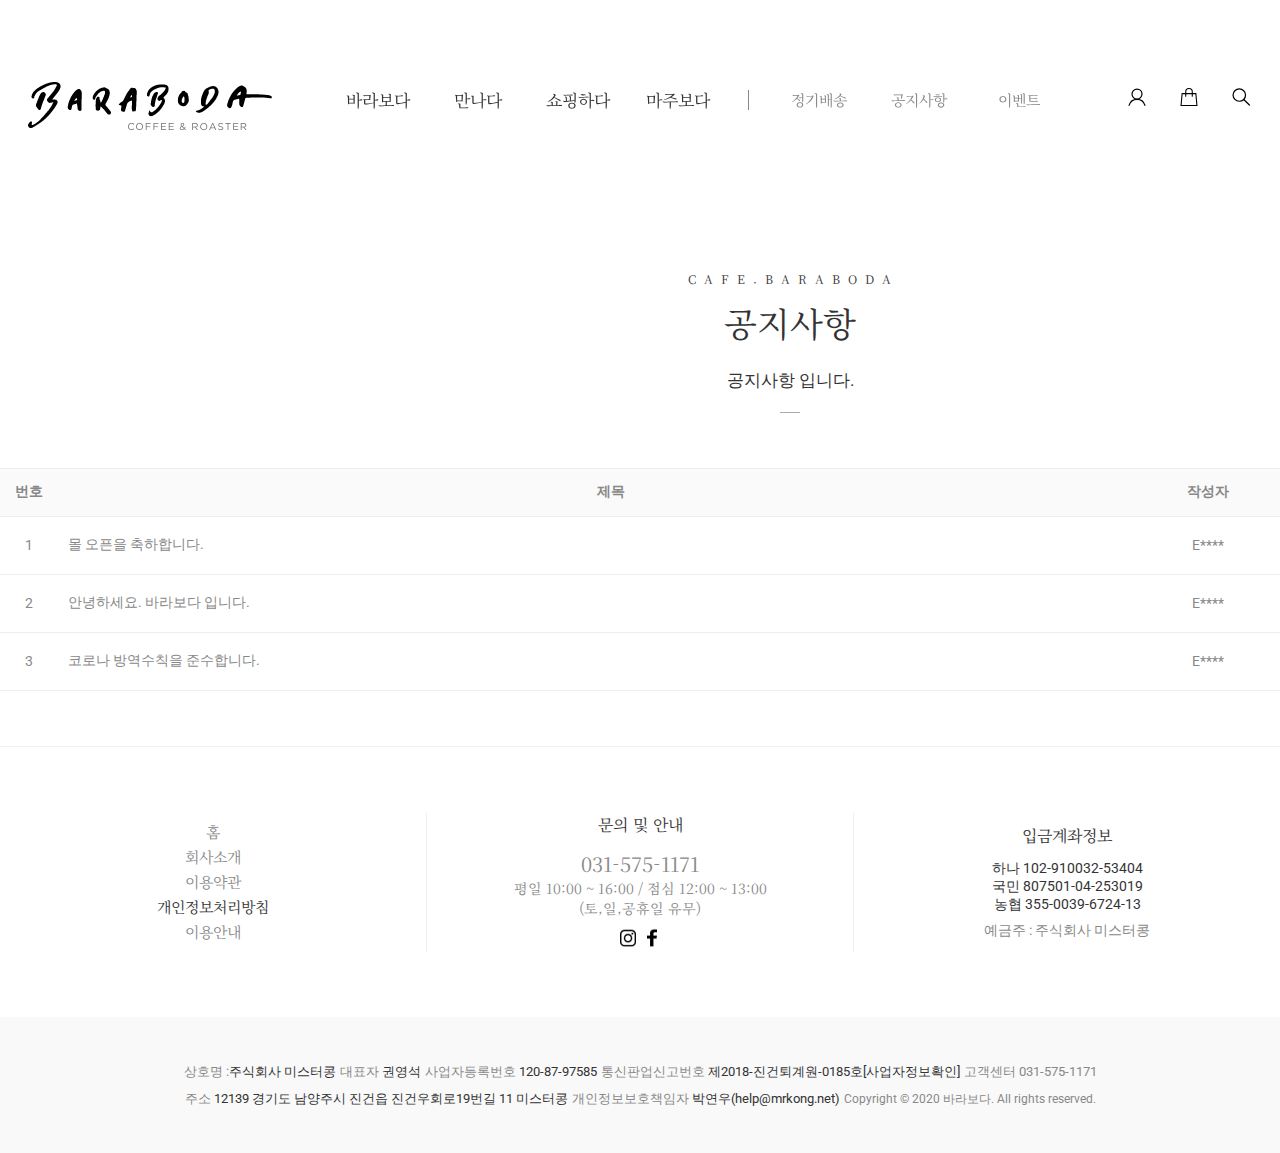
<file: page/notice/notice.html>
<!DOCTYPE html>
<html lang="ko">
<head>
  <meta charset="UTF-8">
  <title>카페, 바라보다</title>
  <meta name="description" cont="Sass site, Cafe Homepage">
  <link rel="stylesheet" href="../../asset/css/swiper-bundle.css">
  <link rel="stylesheet" href="../../asset/css/swiper-customize.css">
  <link rel="stylesheet" href="../../asset/css/style.css">
  <script type="text/javascript" src="../../js/jquery_3.5.1.js"></script>
  <script type="text/javascript" src="../../js/common.js"></script>
</head>
<body class="subpage">
  <!-- header -->
  <header id="header">
    <div class="inner">
      <h1 id="top-logo"><a href="../../index.html"><img src="../../asset/img/index/header/logo-baraboda.png" alt="로고"></a></h1>
      <div class="gnb">
        <ul class="menu">
          <li>
            <a href="../introduce/page-1.html">바라보다</a>
            <ul class="sub-menu">
              <li><a href="../introduce/page-1.html">소개</a></li>
              <li><a href="../introduce/page-2.html">메뉴안내</a></li>
            </ul>
          </li>
          <li>
            <a href="location.html">만나다</a>
            <ul class="sub-menu">
              <li><a href="../location/location.html">오시는길</a></li>
            </ul>
          </li>
          <li>
            <a href="../shop/shop.html">쇼핑하다</a>
            <ul class="sub-menu">
              <li><a href="../shop/shop.html">스페셜티</a></li>
              <li><a href="../shop/shop.html">커피팩/선물세트</a></li>
              <li><a href="../shop/shop.html">커피용품</a></li>
              <li><a href="../shop/shop.html">바라보다 굿즈</a></li>
            </ul>
          </li>
          <li>
            <a href="../magazine/magazine.html">마주보다</a>
            <ul class="sub-menu">
              <li><a href="../magazine/magazine.html">커피 매거진</a></li>
              <li><a href="../magazine/magazine.html">질문과 답변</a></li>
              <li><a href="../magazine/magazine.html">구매후기</a></li>
            </ul>
          </li>
          <li class="line"></li>
          <li class="other"><a href="../delivery/delivery.html">정기배송</a></li>
          <li class="other"><a href="notice.html">공지사항</a></li>
          <li class="other"><a href="../event/event.html">이벤트</a></li>
        </ul>
      </div>
      <div class="login">
        <ul class="menu">
          <li>
            <a href="../login/login.html"><img src="../../asset/img/index/header/icon-my.svg" alt="MyMenu"></a>
            <ul class="sub-menu white">
              <li><a href="../login/login.html">로그인</a></li>
              <li><a href="#">회원가입</a></li>
              <li><a href="#">장바구니</a></li>
              <li><a href="#">주문조회</a></li>
              <li><a href="#">마이페이지</a></li>
            </ul>
          </li>
          <li><a href="#"><img src="../../asset/img/index/header/icon-cart.svg" alt="Cart"></a></li>
          <li><a href="#"><img src="../../asset/img/index/header/icon-search.svg" alt="Search"></a></li>
        </ul>
      </div>
    </div>
  </header>
  <!-- header end -->
  <div id="container">
    <!-- section-->
    <section>
      <div class="inner">
        <div class="title-area line m55">
          <p class="sub-title">C A F E . B A R A B O D A</p>
          <p class="title">공지사항</p>
          <p class="cont">공지사항 입니다.</p>
        </div>
        <table class="m55">
        <thead>
          <tr>
            <th>번호</th>
            <th>제목</th>
            <th>작성자</th>
            <th>작성일</th>
            <th>조회</th>
          </tr>
        </thead>
        <tbody>
          <tr>
            <td>1</td>
            <td>몰 오픈을 축하합니다.</td>
            <td>E****</td>
            <td>2021-01-13 12:25:20</td>
            <td>0</td>
          </tr>
          <tr>
            <td>2</td>
            <td>안녕하세요. 바라보다 입니다.</td>
            <td>E****</td>
            <td>2021-01-14 14:44:22</td>
            <td>0</td>
          </tr>
          <tr>
            <td>3</td>
            <td>코로나 방역수칙을 준수합니다.</td>
            <td>E****</td>
            <td>2021-01-15 15:35:20</td>
            <td>0</td>
          </tr>
        </tbody>
        </table>
      </div>
    </section>
    <!-- section end -->
  </div>
  <!-- footer -->
  <footer id="footer">
    <div class="footer-mid">
      <div class="inner">
        <div class="column">
          <ul>
            <li><a href="#">홈</a></li>
            <li><a href="#">회사소개</a></li>
            <li><a href="#">이용약관</a></li>
            <li><a href="#"><strong>개인정보처리방침</strong></a></li>
            <li><a href="#">이용안내</a></li>
          </ul>
        </div>
        <div class="column">
          <p class="title">문의 및 안내</p>
          <span class="tel">031-575-1171</span>
          <span class="rest">평일 10:00 ~ 16:00 / 점심 12:00 ~ 13:00</span>
          <span class="rest">(토,일,공휴일 유무)</span>
          <div class="follow">
            <a href="#"><img src="../../asset/img/index/footer/icon-insta.png" alt="인스타그램"></a>
            <a href="#"><img src="../../asset/img/index/footer/icon-facebook.png" alt="페이스북"></a>
          </div>
        </div>
        <div class="column">
          <p class="title">입금계좌정보</p>
          <span class="account">하나 102-910032-53404</span>
          <span class="account">국민 807501-04-253019</span>
          <span class="account">농협 355-0039-6724-13</span>
          <span class="account-holder">예금주 : 주식회사 미스터콩</span>
        </div>
      </div>
    </div>
    <div class="footer-copyright">
      <div class="inner">
        <ul>
          <li>상호명 :<span>주식회사 미스터콩</span></li>
          <li>대표자 <span>권영석</span></li>
          <li>사업자등록번호 <span>120-87-97585</span></li>
          <li>통신판업신고번호 <span>제2018-진건퇴계원-0185호<a href="#">[사업자정보확인]</a></span></li>
          <li>고객센터 031-575-1171</li>
          <li>주소 <span>12139 경기도 남양주시 진건읍 진건우회로19번길 11 미스터콩</span></li>
          <li>개인정보보호책임자 <a href="#">박연우(help@mrkong.net)</a></li>
          <li class="copy">Copyright © 2020 바라보다. All rights reserved.</li>
        </ul>
      </div>
    </div>
  </footer>
  <!-- footer end -->
</body>
</html>
</file>
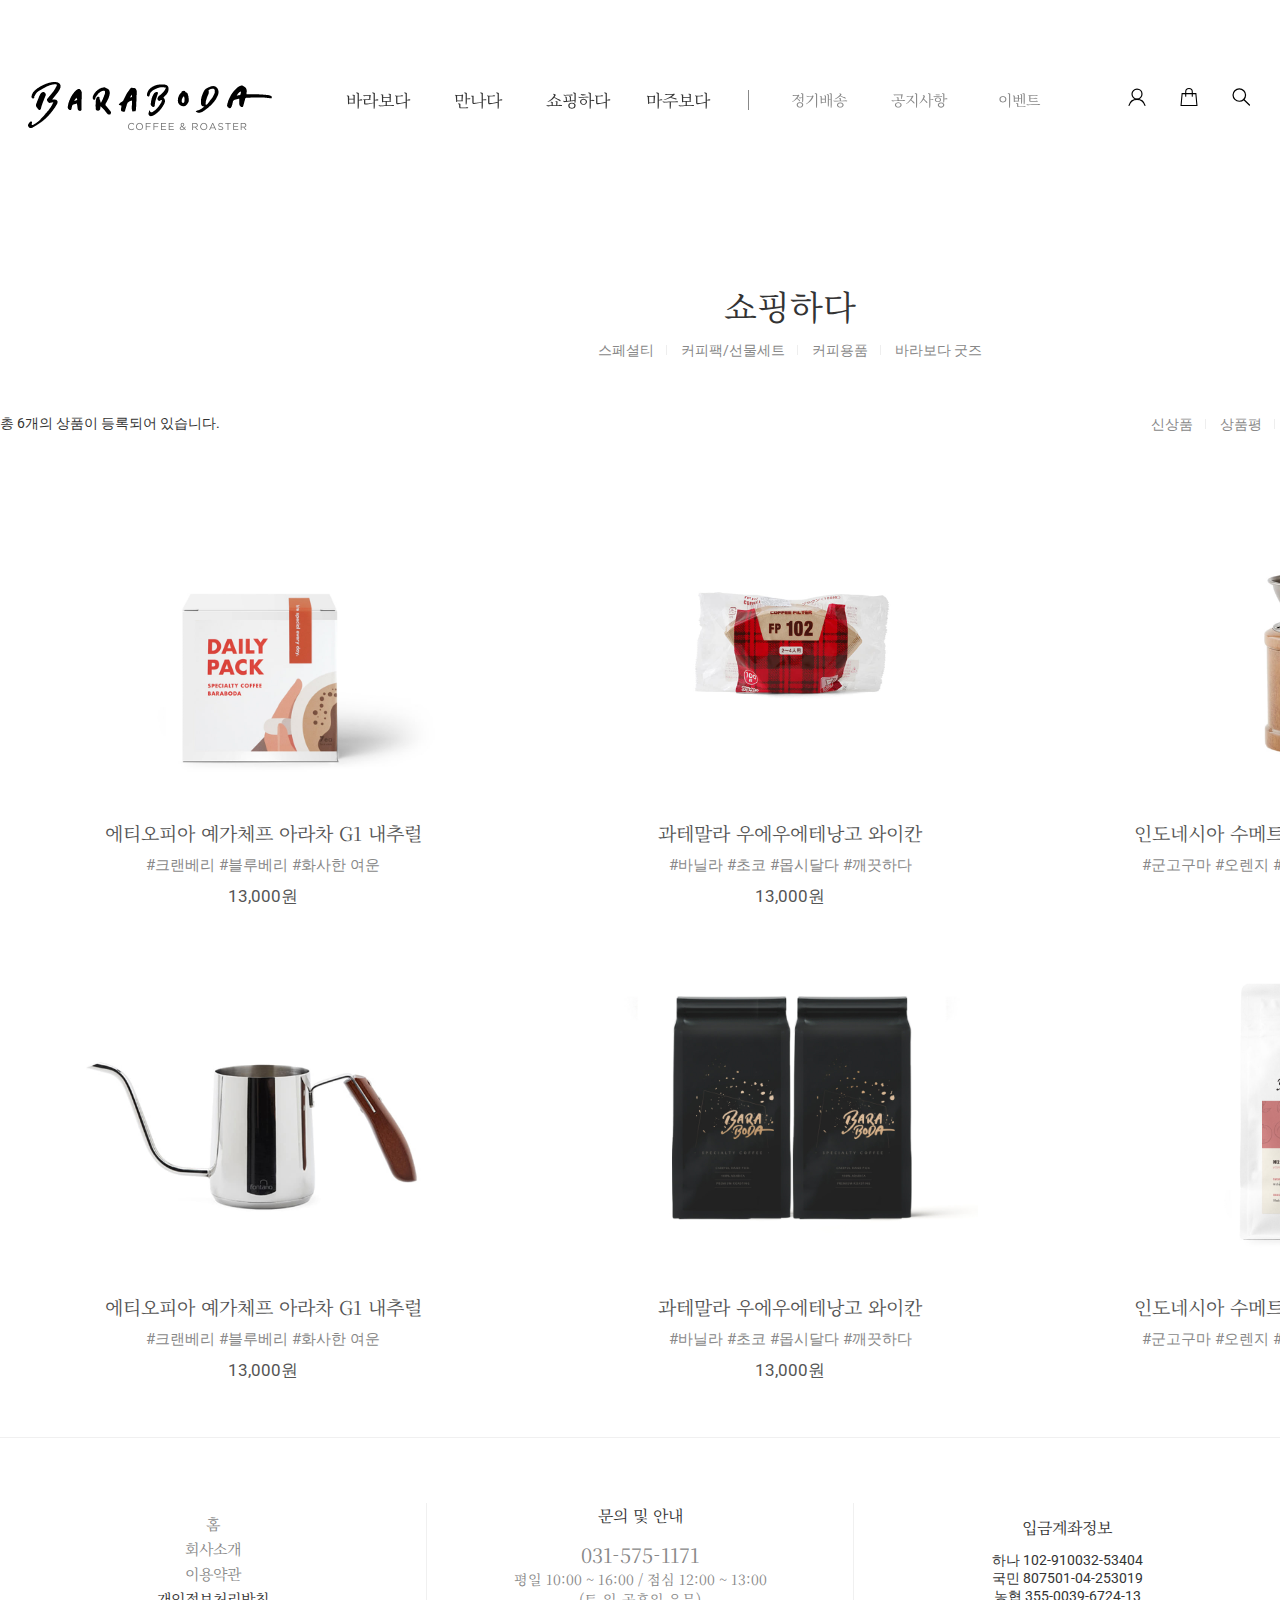
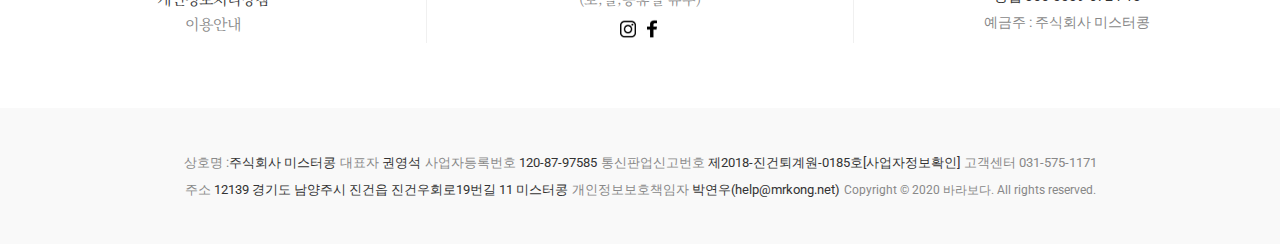
<file: page/shop/shop.html>
<!DOCTYPE html>
<html lang="ko">
<head>
  <meta charset="UTF-8">
  <title>카페, 바라보다</title>
  <meta name="description" cont="Sass site, Cafe Homepage">
  <link rel="stylesheet" href="../../asset/css/swiper-bundle.css">
  <link rel="stylesheet" href="../../asset/css/swiper-customize.css">
  <link rel="stylesheet" href="../../asset/css/style.css">
  <script type="text/javascript" src="../../js/jquery_3.5.1.js"></script>
  <script type="text/javascript" src="../../js/common.js"></script>
</head>
<body class="subpage">
  <!-- header -->
  <header id="header">
    <div class="inner">
      <h1 id="top-logo"><a href="../../index.html"><img src="../../asset/img/index/header/logo-baraboda.png" alt="로고"></a></h1>
      <div class="gnb">
        <ul class="menu">
          <li>
            <a href="../introduce/page-1.html">바라보다</a>
            <ul class="sub-menu">
              <li><a href="../introduce/page-1.html">소개</a></li>
              <li><a href="../introduce/page-2.html">메뉴안내</a></li>
            </ul>
          </li>
          <li>
            <a href="../location/location.html">만나다</a>
            <ul class="sub-menu">
              <li><a href="../location/location.html">오시는길</a></li>
            </ul>
          </li>
          <li>
            <a href="shop.html">쇼핑하다</a>
            <ul class="sub-menu">
              <li><a href="shop.html">스페셜티</a></li>
              <li><a href="shop.html">커피팩/선물세트</a></li>
              <li><a href="shop.html">커피용품</a></li>
              <li><a href="shop.html">바라보다 굿즈</a></li>
            </ul>
          </li>
          <li>
            <a href="../magazine/magazine.html">마주보다</a>
            <ul class="sub-menu">
              <li><a href="../magazine/magazine.html">커피 매거진</a></li>
              <li><a href="../magazine/magazine.html">질문과 답변</a></li>
              <li><a href="../magazine/magazine.html">구매후기</a></li>
            </ul>
          </li>
          <li class="line"></li>
          <li class="other"><a href="../delivery/delivery.html">정기배송</a></li>
          <li class="other"><a href="../notice/notice.html">공지사항</a></li>
          <li class="other"><a href="../event/event.html">이벤트</a></li>
        </ul>
      </div>
      <div class="login">
        <ul class="menu">
          <li>
            <a href="../login/login.html"><img src="../../asset/img/index/header/icon-my.svg" alt="MyMenu"></a>
            <ul class="sub-menu white">
              <li><a href="../login/login.html">로그인</a></li>
              <li><a href="#">회원가입</a></li>
              <li><a href="#">장바구니</a></li>
              <li><a href="#">주문조회</a></li>
              <li><a href="#">마이페이지</a></li>
            </ul>
          </li>
          <li><a href="#"><img src="../../asset/img/index/header/icon-cart.svg" alt="Cart"></a></li>
          <li><a href="#"><img src="../../asset/img/index/header/icon-search.svg" alt="Search"></a></li>
        </ul>
      </div>
    </div>
  </header>
  <!-- header end -->
  <div id="container">
    <!-- section -->
    <section>
      <div class="inner">
        <div class="title-area m55">
          <p class="title">쇼핑하다</p>
          <ul class="list">
            <li><a href="#">스페셜티</a></li>
            <li><a href="#">커피팩/선물세트</a></li>
            <li><a href="#">커피용품</a></li>
            <li><a href="#">바라보다 굿즈</a></li>
          </ul>
        </div>
        <div class="items-list">
          <span>총 6개의 상품이 등록되어 있습니다.</span>
          <ul class="list">
            <li><a href="#">신상품</a></li>
            <li><a href="#">상품평</a></li>
            <li><a href="#">낮은가격</a></li>
            <li><a href="#">높은가격</a></li>
            <li><a href="#">제조사</a></li>
            <li><a href="#">사용후기</a></li>
          </ul>
        </div>
        <div class="items-wrap m55">
          <div class="items">
            <div class="item">
              <div class="img-box">
                <img src="../../asset/img/shop/thumb-01.jpg" alt="thumb-01">
              </div>
              <div class="text-box">
                <a href="#" class="name">에티오피아 예가체프 아라차 G1 내추럴</a>
                <p class="tag">#크랜베리 #블루베리 #화사한 여운</p>
                <p class="price">13,000원</p>
              </div>
            </div>
            <div class="item">
              <div class="img-box">
                <img src="../../asset/img/shop/thumb-02.jpg" alt="thumb-02">
              </div>
              <div class="text-box">
                <a href="#" class="name">과테말라 우에우에테낭고 와이칸</a>
                <p class="tag">#바닐라 #초코 #몹시달다 #깨끗하다</p>
                <p class="price">13,000원</p>
              </div>
            </div>
            <div class="item">
              <div class="img-box">
                <img src="../../asset/img/shop/thumb-03.jpg" alt="thumb-03">
              </div>
              <div class="text-box">
                <a href="#" class="name">인도네시아 수메트라 가요 쁘가싱 더블워시드</a>
                <p class="tag">#군고구마 #오렌지 #초코바 #견과류 #부드러운 질감</p>
                <p class="price">13,000원</p>
              </div>
            </div>
          </div>
          <div class="items">
            <div class="item">
              <div class="img-box">
                <img src="../../asset/img/shop/thumb-04.jpg" alt="thumb-04">
              </div>
              <div class="text-box">
                <a href="#" class="name">에티오피아 예가체프 아라차 G1 내추럴</a>
                <p class="tag">#크랜베리 #블루베리 #화사한 여운</p>
                <p class="price">13,000원</p>
              </div>
            </div>
            <div class="item">
              <div class="img-box">
                <img src="../../asset/img/shop/thumb-05.jpg" alt="thumb-05">
              </div>
              <div class="text-box">
                <a href="#" class="name">과테말라 우에우에테낭고 와이칸</a>
                <p class="tag">#바닐라 #초코 #몹시달다 #깨끗하다</p>
                <p class="price">13,000원</p>
              </div>
            </div>
            <div class="item">
              <div class="img-box">
                <img src="../../asset/img/shop/thumb-06.jpg" alt="thumb-06">
              </div>
              <div class="text-box">
                <a href="#" class="name">인도네시아 수메트라 가요 쁘가싱 더블워시드</a>
                <p class="tag">#군고구마 #오렌지 #초코바 #견과류 #부드러운 질감</p>
                <p class="price">13,000원</p>
              </div>
            </div>
          </div>
        </div>
      </div>
    </section>
    <!-- section end -->
  </div>
  <!-- footer -->
  <footer id="footer">
    <div class="footer-mid">
      <div class="inner">
        <div class="column">
          <ul>
            <li><a href="#">홈</a></li>
            <li><a href="#">회사소개</a></li>
            <li><a href="#">이용약관</a></li>
            <li><a href="#"><strong>개인정보처리방침</strong></a></li>
            <li><a href="#">이용안내</a></li>
          </ul>
        </div>
        <div class="column">
          <p class="title">문의 및 안내</p>
          <span class="tel">031-575-1171</span>
          <span class="rest">평일 10:00 ~ 16:00 / 점심 12:00 ~ 13:00</span>
          <span class="rest">(토,일,공휴일 유무)</span>
          <div class="follow">
            <a href="#"><img src="../../asset/img/index/footer/icon-insta.png" alt="인스타그램"></a>
            <a href="#"><img src="../../asset/img/index/footer/icon-facebook.png" alt="페이스북"></a>
          </div>
        </div>
        <div class="column">
          <p class="title">입금계좌정보</p>
          <span class="account">하나 102-910032-53404</span>
          <span class="account">국민 807501-04-253019</span>
          <span class="account">농협 355-0039-6724-13</span>
          <span class="account-holder">예금주 : 주식회사 미스터콩</span>
        </div>
      </div>
    </div>
    <div class="footer-copyright">
      <div class="inner">
        <ul>
          <li>상호명 :<span>주식회사 미스터콩</span></li>
          <li>대표자 <span>권영석</span></li>
          <li>사업자등록번호 <span>120-87-97585</span></li>
          <li>통신판업신고번호 <span>제2018-진건퇴계원-0185호<a href="#">[사업자정보확인]</a></span></li>
          <li>고객센터 031-575-1171</li>
          <li>주소 <span>12139 경기도 남양주시 진건읍 진건우회로19번길 11 미스터콩</span></li>
          <li>개인정보보호책임자 <a href="#">박연우(help@mrkong.net)</a></li>
          <li class="copy">Copyright © 2020 바라보다. All rights reserved.</li>
        </ul>
      </div>
    </div>
  </footer>
  <!-- footer end -->
</body>
</html>
</file>
<file: asset/css/style.css>
@charset "UTF-8";
@import url("https://fonts.googleapis.com/css2?family=Noto+Sans+KR:wght@400;500;700&family=Noto+Serif+KR:wght@400;500;700&family=Roboto:wght@400;500;700&display=swap");
html, body, ul, li, h1, h2, h3, h4, h5, h6, div, dl, dt, dd, ol, textarea, th, td, img, p {
  margin: 0;
  padding: 0;
}

body {
  color: #888888;
}

li {
  list-style: none;
}

a {
  text-decoration: none;
}

img, video {
  height: auto;
  max-width: 100%;
}

select, input, button {
  margin: 0;
}

table {
  border-collapse: collapse;
  border-spacing: 0;
}

td, th {
  padding: 0;
}

strong {
  color: #333333;
  font-weight: normal;
}

/* btn 공통 */
.btn-view {
  display: inline-block;
  margin-top: 15px;
  height: 20px;
  line-height: 20px;
  font-size: 12px;
  font-family: "Noto Serif KR", serif;
  color: #333333;
  transition: 0.5s;
}

.btn-view img {
  height: 12px;
  vertical-align: middle;
}

.btn-view:hover {
  margin-left: 15px;
}

/* 공통 값 */
.m30 {
  margin-bottom: 30px;
}

.m55 {
  margin-bottom: 55px;
}

.left {
  text-align: left;
}

/* fixed */
.fixed {
  height: 140px;
  margin-top: -60px;
  background: rgba(255, 255, 255, 0.95);
  box-shadow: 0 1px 7px;
}

/* header */
#header .inner {
  display: flex;
  position: fixed;
  justify-content: space-around;
  align-items: flex-end;
  width: 100%;
  height: 140px;
  z-index: 101;
  transition: 0.5s;
}

#header .inner .gnb .menu > li, #header .inner .login .menu > li {
  position: relative;
  float: left;
  width: 100px;
}

#header .inner .gnb .menu > li > a, #header .inner .login .menu > li > a {
  display: block;
  height: 80px;
  line-height: 80px;
  font-size: 17px;
  font-family: "Noto Serif KR", serif;
  text-align: center;
  color: #333333;
}

#header .inner .gnb .menu > li:hover .sub-menu, #header .inner .login .menu > li:hover .sub-menu {
  visibility: visible;
}

#header .inner .gnb .menu > li.line, #header .inner .login .menu > li.line {
  transform: translateY(150%);
  margin: 0 20px 0 20px;
  width: 1px;
  height: 20px;
  background: #888888;
}

#header .inner .gnb .menu > li.other a, #header .inner .login .menu > li.other a {
  font-size: 15px;
  color: #888888;
}

#header .inner .gnb .menu .sub-menu, #header .inner .login .menu .sub-menu {
  position: absolute;
  top: 65px;
  left: 50%;
  transform: translateX(-50%);
  border-radius: 5px;
  background: #1a1a1a;
  visibility: hidden;
}

#header .inner .gnb .menu .sub-menu > li, #header .inner .login .menu .sub-menu > li {
  width: 120px;
  text-align: center;
  box-sizing: border-box;
}

#header .inner .gnb .menu .sub-menu > li:first-child, #header .inner .login .menu .sub-menu > li:first-child {
  margin-top: 10px;
}

#header .inner .gnb .menu .sub-menu > li:last-child, #header .inner .login .menu .sub-menu > li:last-child {
  margin-bottom: 10px;
}

#header .inner .gnb .menu .sub-menu > li :hover, #header .inner .login .menu .sub-menu > li :hover {
  background: #000000;
  color: #ffffff;
}

#header .inner .gnb .menu .sub-menu > li > a, #header .inner .login .menu .sub-menu > li > a {
  display: block;
  height: 30px;
  line-height: 30px;
  font-size: 14px;
  font-family: "Noto Serif KR", serif;
  color: #888888;
}

#header .inner .login .menu > li {
  width: 22px;
  margin-right: 30px;
}

#header .inner .login .menu > li .sub-menu.white {
  background: #ffffff;
  box-shadow: 0 1px 6px rgba(0, 0, 0, 0.15);
}

#header .inner .login .menu > li .sub-menu.white li :hover {
  background: #f5f5f5;
  color: #333333;
}

#header .inner .login .menu > li > a {
  width: 100%;
  height: 100%;
}

#header .inner .login .menu > li:last-child {
  margin-right: 0;
}

/* mainbanner */
#mainbanner .inner {
  height: 100vh;
}

#mainbanner .inner .swiper-container {
  width: 100%;
  height: 100%;
}

#mainbanner .inner .swiper-container .swiper-wrapper {
  background: #f9f1e9;
}

#mainbanner .inner .swiper-container .swiper-wrapper .swiper-slide {
  position: relative;
}

#mainbanner .inner .swiper-container .swiper-wrapper .first {
  background: url("../img/index/mainbanner/mainbanner-01.png") center center;
  background-repeat: no-repeat;
  background-size: contain;
}

#mainbanner .inner .swiper-container .swiper-wrapper .first .text-box {
  position: absolute;
  top: 50%;
  left: 10%;
  text-align: left;
  font-size: 24px;
  font-family: "Noto Serif KR", serif;
  color: #333333;
}

#mainbanner .inner .swiper-container .swiper-wrapper .first .text-box span {
  font-size: 12px;
}

#mainbanner .inner .swiper-container .swiper-wrapper .second {
  background: url("../img/index/mainbanner/mainbanner-02.png") center center;
  background-repeat: no-repeat;
  background-size: contain;
}

#mainbanner .inner .swiper-container .swiper-wrapper .second .text-box {
  position: absolute;
  top: 50%;
  right: 15%;
  text-align: right;
  font-size: 24px;
  font-family: "Noto Serif KR", serif;
  color: #333333;
}

#mainbanner .inner .swiper-container .swiper-wrapper .second .text-box span {
  font-size: 12px;
}

#mainbanner .inner .swiper-container .swiper-wrapper .third {
  background: url("../img/index/mainbanner/mainbanner-03.png") center center;
  background-repeat: no-repeat;
  background-size: contain;
}

#mainbanner .inner .swiper-container .swiper-wrapper .third .text-box {
  position: absolute;
  top: 50%;
  right: 15%;
  text-align: right;
  font-size: 24px;
  font-family: "Noto Serif KR", serif;
  color: #333333;
}

#mainbanner .inner .swiper-container .swiper-wrapper .third .text-box span {
  font-size: 12px;
}

/* container */
#container section .inner {
  max-width: 1780px;
  margin: 110px auto 0;
  text-align: center;
}

#container section .inner .title-area {
  color: #333333;
}

#container section .inner .title-area .sub-title {
  letter-spacing: 2px;
  font-size: 12px;
  font-family: "Noto Serif KR", serif;
}

#container section .inner .title-area .title {
  line-height: 1.5;
  font-size: 34px;
  font-family: "Noto Serif KR", serif;
  padding: 10px 0;
}

#container section .inner .title-area .cont {
  margin-top: 10px;
  line-height: 1.5;
  font-size: 16px;
  font-family: "Noto Sans KR", sans-serif;
  color: #888888;
}

#container section .inner .title-area.line::after {
  display: block;
  content: '';
  margin: 18px auto;
  width: 20px;
  height: 1px;
  background: #aaa;
}

#first .inner .items {
  display: flex;
  max-width: 1680px;
  margin: 110px auto 0;
  text-align: center;
}

#first .inner .items .item {
  flex: 33;
  margin-bottom: 90px;
}

#first .inner .items .item .img-box {
  cursor: pointer;
  transition: 0.5s;
}

#first .inner .items .item .text-box .title {
  margin-top: 20px;
  font-size: 23px;
  font-family: "Noto Serif KR", serif;
  color: #333333;
}

#first .inner .items .item .text-box .cont {
  margin-top: 10px;
  font-size: 15px;
  font-family: "Roboto", sans-serif;
  color: #888888;
}

#first .inner .items .item:hover .img-box {
  opacity: 0.7;
}

#second {
  background: #f5f2ef;
}

#second .inner {
  min-height: 900px;
}

#second .inner .title-area {
  padding-top: 90px;
}

#second .inner .tabs {
  padding-bottom: 35px;
  font-size: 18px;
  font-family: "Noto Serif KR", serif;
}

#second .inner .tabs span {
  margin: 0 10px;
  cursor: pointer;
}

#second .inner .tabs .on {
  color: #333333;
}

#second .inner .items-wrap .items {
  display: flex;
  justify-content: space-around;
  max-width: 1580px;
  margin: 0 auto;
}

#second .inner .items-wrap .items .item {
  flex: 30%;
  padding: 0 45px;
  box-sizing: border-box;
}

#second .inner .items-wrap .items .item .img-box {
  width: 400px;
  height: 400px;
  margin: 0 auto;
}

#second .inner .items-wrap .items .item .img-box img {
  border-radius: 100%;
}

#second .inner .items-wrap .items .item .text-box {
  margin-top: 10px;
}

#second .inner .items-wrap .items .item .text-box .name {
  font-size: 19px;
  font-family: "Noto Serif KR", serif;
  color: #555555;
}

#second .inner .items-wrap .items .item .text-box .tag {
  font-size: 15px;
  font-family: "Roboto", sans-serif;
}

#second .inner .items-wrap .items .item .text-box .price {
  font-size: 17px;
  font-family: "Roboto", sans-serif;
  color: #555555;
}

#second .inner .items-wrap .items .item .text-box p {
  margin-top: 10px;
}

#third .inner {
  padding: 0 100px;
  box-sizing: border-box;
}

#third .inner .items {
  display: flex;
  justify-content: space-around;
  margin-top: 10px;
}

#third .inner .items .item {
  flex: 25;
  transition: 0.5s;
}

#third .inner .items .item .img-box {
  width: 395px;
  height: 395px;
}

#third .inner .items .item .img-box a {
  display: block;
  width: 100%;
  height: 100%;
}

#third .inner .items .item .img-box a.img-1 {
  background: url("../img/index/section-03/items-thumb-01.jpg");
  background-position: center;
  background-size: cover;
}

#third .inner .items .item .img-box a.img-2 {
  background: url("../img/index/section-03/items-thumb-02.jpeg");
  background-position: center;
  background-size: cover;
}

#third .inner .items .item .img-box a.img-3 {
  background: url("../img/index/section-03/items-thumb-03.jpeg");
  background-position: center;
  background-size: cover;
}

#third .inner .items .item .img-box a.img-4 {
  background: url("../img/index/section-03/items-thumb-04.jpeg");
  background-position: center;
  background-size: cover;
}

#third .inner .items .item .text-box {
  padding: 25px 15px;
  border-right: 1px solid #eeeeee;
  border-bottom: 1px solid #eeeeee;
  box-sizing: border-box;
}

#third .inner .items .item .text-box a.name {
  display: block;
  font-family: "Noto Serif KR", serif;
  color: #333333;
}

#third .inner .items .item:first-child .text-box {
  border-left: 1px solid #eeeeee;
}

#third .inner .items .item:hover {
  box-shadow: 0 2px 20px rgba(0, 0, 0, 0.4);
  z-index: 101;
}

#fourth {
  background: #f6f8fb;
}

#fourth .inner {
  height: 600px;
}

#fourth .inner .title-area {
  padding-top: 90px;
  margin-bottom: 30px;
}

#fourth .inner .video-area {
  position: relative;
}

#fourth .inner .video-area .inner {
  position: absolute;
  overflow: hidden;
  width: 1180px;
  height: 500px;
  left: 0;
  right: 0;
  margin: 0 auto;
}

#fourth .inner .video-area .inner iframe {
  position: absolute;
  transform: translateY(-30%);
  width: 100%;
  height: 200%;
  left: 0;
  right: 0;
}

#fifth {
  margin-top: 300px;
}

#fifth .inner {
  min-height: 700px;
}

#fifth .inner .items {
  display: flex;
  justify-content: space-around;
  max-width: 1580px;
  margin: 0 auto;
}

#fifth .inner .items .item {
  flex: 25%;
}

#fifth .inner .items .item .text-box a {
  display: inline-block;
  font-size: 17px;
  font-family: "Noto Serif KR", serif;
  color: #333333;
}

#fifth .inner .items .item .text-box p {
  margin-top: 10px;
}

#fifth .inner .items .item .text-box .tag {
  font-size: 15px;
  font-family: "Roboto", sans-serif;
  color: #888888;
}

#fifth .inner .items .item .text-box .price {
  font-size: 16px;
  font-family: "Roboto", sans-serif;
  color: #555555;
}

/* subpage layout */
body.subpage #container {
  padding-top: 160px;
}

body.subpage #container section .inner {
  width: 1580px;
}

body.subpage #container section .inner .title-area.introduce .title {
  font-size: 42px;
}

body.subpage #container section .inner .title-area.introduce .sub-title {
  font-size: 14px;
}

body.subpage #container section .inner .title-area .title {
  font-size: 34px;
}

body.subpage #container section .inner .title-area .sub-title {
  font-size: 12px;
}

body.subpage #container section .inner .title-area .list li {
  display: inline-block;
  font-size: 14px;
  font-family: "Roboto", sans-serif;
}

body.subpage #container section .inner .title-area .list li a {
  color: #888888;
}

body.subpage #container section .inner .title-area .list li:after {
  display: inline-block;
  content: '';
  margin: 0 10px 0 12px;
  height: 10px;
  width: 1px;
  background: #eeeeee;
}

body.subpage #container section .inner .title-area .list li:last-of-type:after {
  display: none;
}

body.subpage #container section .inner .items-list {
  display: flex;
  justify-content: space-between;
}

body.subpage #container section .inner .items-list span {
  font-size: 14px;
  font-family: "Roboto", sans-serif;
  color: #333333;
}

body.subpage #container section .inner .items-list .list {
  display: inline-block;
}

body.subpage #container section .inner .items-list .list li {
  display: inline-block;
  font-size: 14px;
  font-family: "Roboto", sans-serif;
}

body.subpage #container section .inner .items-list .list li a {
  color: #888888;
}

body.subpage #container section .inner .items-list .list li:after {
  display: inline-block;
  content: '';
  margin: 0 10px 0 12px;
  height: 10px;
  width: 1px;
  background: #eeeeee;
}

body.subpage #container section .inner .items-list .list li:last-of-type:after {
  display: none;
}

body.subpage #container section .inner .items {
  display: flex;
  justify-content: space-around;
  max-width: 1580px;
  margin: 0 auto;
}

body.subpage #container section .inner .items .item {
  flex: 25%;
  padding: 0 10px;
  box-sizing: border-box;
}

body.subpage #container section .inner .items .item .img-box {
  width: 375px;
  height: 375px;
  margin: 0 auto;
}

body.subpage #container section .inner .items .item .img-box img {
  width: 100%;
  height: 100%;
  object-fit: cover;
}

body.subpage #container section .inner .items .item .text-box {
  margin-top: 10px;
}

body.subpage #container section .inner .items .item .text-box .name {
  font-size: 19px;
  font-family: "Noto Serif KR", serif;
  color: #555555;
}

body.subpage #container section .inner .items .item .text-box .tag {
  font-size: 15px;
  font-family: "Roboto", sans-serif;
}

body.subpage #container section .inner .items .item .text-box .price {
  font-size: 17px;
  font-family: "Roboto", sans-serif;
  color: #555555;
}

body.subpage #container section .inner .items .item .text-box p {
  margin-top: 10px;
}

body.subpage #container section .inner .items .item .text-box ul Li {
  display: inline-block;
  font-size: 12px;
  font-family: "Roboto", sans-serif;
}

body.subpage #container section .inner .items .item .text-box ul Li:after {
  display: inline-block;
  content: '';
  margin: 0 10px 0 12px;
  height: 10px;
  width: 1px;
  background: #eeeeee;
}

body.subpage #container section .inner .items .item .text-box ul Li:last-of-type:after {
  display: none;
}

body.subpage #container section .inner table {
  width: 100%;
}

body.subpage #container section .inner table * {
  font-size: 14px;
  font-family: "Roboto", sans-serif;
  color: #888888;
  border-top: 1px solid #eeeeee;
}

body.subpage #container section .inner table thead {
  height: 48px;
  padding: 14px 0 12px;
  background: #fafafa;
}

body.subpage #container section .inner table tbody tr {
  height: 58px;
  padding: 18px 0 18px;
}

body.subpage #container section .inner table tbody tr td:nth-child(2) {
  width: 70%;
  text-align: left;
  padding-left: 10px;
}

body.subpage #container section .inner table tbody tr:last-of-type {
  border-bottom: 1px solid #eeeeee;
}

body.subpage #container section .inner .cont {
  line-height: 1.5;
  font-size: 17px;
  font-family: "Roboto", sans-serif;
  color: #333333;
}

body.subpage #container section .inner .text-area .title {
  line-height: 1.5;
  padding: 5px 0;
  font-size: 30px;
  font-family: "Noto Serif KR", serif;
  color: #333333;
}

body.subpage #container section .inner .text-area .cont {
  font-size: 17px;
  font-family: "Roboto", sans-serif;
}

body.subpage #container section .inner .text-area .cont.location {
  font-size: 18px;
  font-family: "Noto Serif KR", serif;
}

body.subpage #container section .inner .text-area.left {
  margin-left: 180px;
  margin-top: -300px;
}

body.subpage #container section .inner .img-wrap {
  width: 1000px;
  margin: 0 auto;
}

body.subpage #container section .inner .time-list * {
  line-height: 25px;
  font-size: 14px;
  font-family: "Roboto", sans-serif;
}

body.subpage #container section .inner .time-list span {
  font-size: 16px;
  color: #ec6b4d;
}

body.subpage #container section .inner .time-list .time {
  font-size: 16px;
  color: #333333;
}

body.subpage #container section .inner .address p {
  font-size: 16px;
  color: #333333;
}

body.subpage #container section .inner .address p span {
  font-size: 14px;
  color: #888888;
}

body.subpage #container section .inner form {
  position: relative;
  width: 680px;
  margin: 0 auto;
  padding: 35px 0;
  border-top: 1px solid #eeeeee;
}

body.subpage #container section .inner form label {
  display: block;
  text-align: left;
  font-family: "Roboto", sans-serif;
  margin-bottom: 7px;
}

body.subpage #container section .inner form label strong {
  display: inline-block;
  width: 100px;
  height: 44px;
  line-height: 44px;
}

body.subpage #container section .inner form label input {
  width: 450px;
  height: 44px;
  line-height: 44px;
  padding: 0 10px;
  border: 0;
  font-size: 14px;
  background: #f8f8f8;
}

body.subpage #container section .inner form label input:focus {
  outline: none;
}

body.subpage #container section .inner form .login {
  position: absolute;
  right: 0;
  top: 35px;
  width: 124px;
  height: 94px;
  line-height: 94px;
  font-size: 13px;
  font-family: "Roboto", sans-serif;
  color: #ffffff;
  background: #333333;
  transition: 0.5s;
}

body.subpage #container section .inner form .login:hover {
  background: #222222;
}

body.subpage #container section .inner form .find li {
  display: inline-block;
  font-size: 13px;
  font-family: "Roboto", sans-serif;
  padding-bottom: 25px;
}

body.subpage #container section .inner form .find li a {
  color: #333333;
}

body.subpage #container section .inner form .find li:first-child:after {
  display: inline-block;
  content: '';
  margin: 0 10px 0 12px;
  height: 10px;
  width: 1px;
  background: #eeeeee;
}

body.subpage #container section .inner form .signup {
  padding: 30px 0;
  border-top: 1px solid #eeeeee;
  border-bottom: 1px solid #eeeeee;
}

body.subpage #container section .inner form .signup p strong {
  font-size: 15px;
  font-family: "Roboto", sans-serif;
  color: #333333;
}

body.subpage #container section .inner form .signup p span {
  font-size: 13px;
  font-family: "Roboto", sans-serif;
  color: #888888;
}

body.subpage #container section .inner form .signup a {
  display: inline-block;
  width: 200px;
  height: 40px;
  padding: 10px 18px;
  margin-top: 12px;
  font-size: 13px;
  font-family: "Roboto", sans-serif;
  color: #333333;
  box-sizing: border-box;
  border: 1px solid #888888;
  border-radius: 5px;
}

body.subpage #container section .inner form .order {
  margin: 16px 0 10px;
}

body.subpage #container section .inner form .order p {
  margin-bottom: 10px;
}

body.subpage #container section .inner form .order p strong {
  font-size: 15px;
  font-family: "Roboto", sans-serif;
  color: #333333;
}

body.subpage #container section .inner form .order p span {
  font-size: 13px;
  font-family: "Roboto", sans-serif;
  color: #888888;
}

body.subpage #container section .inner form .order dl {
  width: 100%;
  padding: 20px;
  box-sizing: border-box;
  border-radius: 5px;
  background: #f8f8f8;
}

body.subpage #container section .inner form .order dl * {
  display: inline-block;
}

body.subpage #container section .inner form .order dl dt {
  width: 200px;
  height: 30px;
  line-height: 30px;
  font-size: 14px;
  font-family: "Roboto", sans-serif;
  color: #333333;
}

body.subpage #container section .inner form .order dl dd input {
  width: 300px;
  height: 30px;
  line-height: 30px;
  padding: 0 10px;
  margin-bottom: 5px;
  border: 0;
  text-align: center;
  font-size: 14px;
  background: #ffffff;
}

body.subpage #container section .inner form .order dl dd input:focus {
  outline: none;
}

body.subpage #container section .inner form button {
  width: 100%;
  height: 40px;
  padding: 10px 6px;
  box-sizing: border-box;
  border-radius: 5px;
  border: 1px solid #888888;
  background: none;
}

body.subpage #container section .inner form button:hover {
  border: 1px solid #333333;
}

body.subpage #footer .footer-mid {
  border-top: 1px solid #f0f0f0;
}

/* footer */
#footer {
  display: flex;
  flex-direction: column;
}

#footer .footer-top {
  height: 150px;
  background: #fafafa;
}

#footer .footer-mid .inner {
  display: flex;
  justify-content: space-around;
  align-items: center;
  max-width: 1780px;
  height: 270px;
  margin: 0 auto;
  padding: 65px 0 65px 0;
  box-sizing: border-box;
}

#footer .footer-mid .inner .column {
  flex: 1;
  text-align: center;
}

#footer .footer-mid .inner .column:nth-child(2) {
  border-left: 1px solid #f0f0f0;
  border-right: 1px solid #f0f0f0;
}

#footer .footer-mid .inner .column li {
  height: 25px;
  line-height: 25px;
  font-size: 15px;
  font-family: "Noto Serif KR", serif;
}

#footer .footer-mid .inner .column li a {
  color: #888888;
}

#footer .footer-mid .inner .column p.title {
  height: 25px;
  line-height: 25px;
  margin-bottom: 12px;
  font-size: 16px;
  font-family: "Noto Serif KR", serif;
  color: #333333;
}

#footer .footer-mid .inner .column span {
  display: block;
}

#footer .footer-mid .inner .column span.tel {
  font-size: 20px;
  font-family: "Noto Serif KR", serif;
}

#footer .footer-mid .inner .column span.rest {
  font-size: 14px;
  font-family: "Noto Serif KR", serif;
}

#footer .footer-mid .inner .column div.follow {
  margin-top: 10px;
}

#footer .footer-mid .inner .column div.follow a img {
  width: 20px;
  height: 20px;
  object-fit: scale-down;
}

#footer .footer-mid .inner .column span[class*="account"] {
  font-size: 14px;
  font-family: "Roboto", sans-serif;
  color: #333333;
}

#footer .footer-mid .inner .column span.account-holder {
  margin-top: 8px;
  color: #888888;
}

#footer .footer-copyright {
  width: 100%;
  padding: 45px 0 45px 0;
  background: #f9f9f9;
}

#footer .footer-copyright .inner {
  max-width: 1780px;
  margin: 0 auto;
}

#footer .footer-copyright .inner ul {
  text-align: center;
}

#footer .footer-copyright .inner ul li {
  display: inline-block;
  font-size: 13px;
  font-family: "Roboto", sans-serif;
}

#footer .footer-copyright .inner ul li span, #footer .footer-copyright .inner ul li a {
  color: #333333;
}

#footer .footer-copyright .inner ul li.copy {
  margin-top: 10px;
  font-size: 12px;
}
</file>
